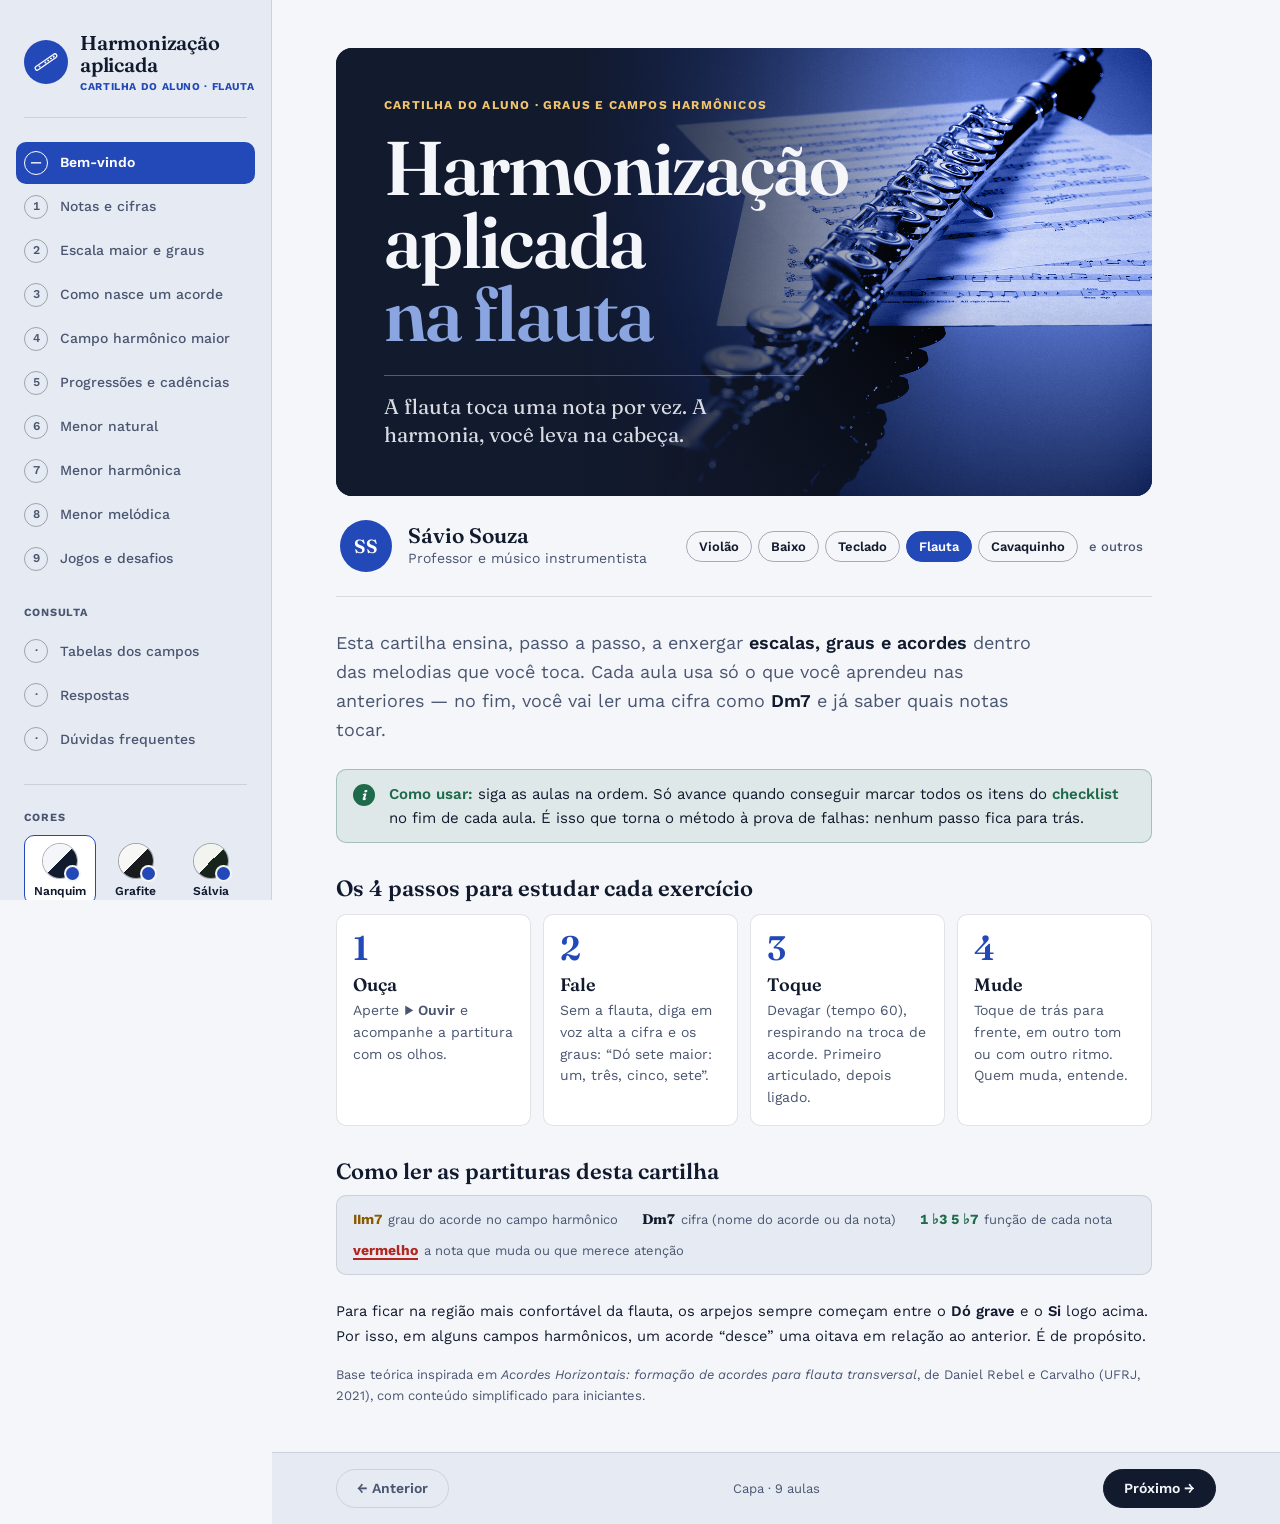
<file: index.html>
<!DOCTYPE html>
<html lang="pt-BR" data-instrumento="flauta">
<head>
<meta charset="UTF-8">
<meta name="viewport" content="width=device-width, initial-scale=1.0">
<meta name="color-scheme" content="light dark">
<title>Harmonização aplicada para Flauta — Cartilha do Aluno</title>
<meta name="description" content="Cartilha do aluno de flauta transversal: nome das notas e cifras, escala maior e graus, formação de acordes, campo harmônico maior e campos menores (natural, harmônico e melódico), com exercícios em partitura, áudio e jogos.">
<meta name="theme-color" content="#ECE3D2" media="(prefers-color-scheme: light)">
<meta name="theme-color" content="#0F0C09" media="(prefers-color-scheme: dark)">
<link rel="preconnect" href="https://fonts.googleapis.com">
<link rel="preconnect" href="https://fonts.gstatic.com" crossorigin>
<link href="https://fonts.googleapis.com/css2?family=Fraunces:opsz,wght@9..144,400;9..144,500;9..144,600;9..144,700&family=Work+Sans:wght@400;500;600;700&display=swap" rel="stylesheet">
<!-- Desenho da pauta quando o aluno muda de tom (vendorizado: nada de CDN, funciona offline).
     TRANSPOSE_DATA vem de partituras/transpose_data.js, gerado por ferramentas/montar.py
     a partir da teoria em ferramentas/transpose.py — sem depender do LilyPond. -->
<script src="vexflow.min.js"></script>
<script src="partituras/transpose_data.js"></script>
<style>
/* Graus e Campos — gerado de tokens.json (não edite à mão) */
:root{
  --space-1: 4px;
  --space-2: 8px;
  --space-3: 12px;
  --space-4: 16px;
  --space-5: 24px;
  --space-6: 32px;
  --space-7: 48px;
  --space-8: 64px;
  --radius-sm: 6px;
  --radius-md: 10px;
  --radius-lg: 16px;
  --radius-pill: 999px;
  --font-display: "Fraunces", Georgia, "Times New Roman", serif;
  --font-texto: "Work Sans", -apple-system, "Segoe UI", sans-serif;
  --acento: var(--inst-flauta);
}
:root, [data-paleta="nanquim"]{
  --papel: #f4f6fa;
  --papel-fundo: #e6ebf3;
  --folha: #ffffff;
  --tinta: #121a2e;
  --tinta-suave: #4a5670;
  --tinta-fraca: #626e86;
  --linha: #121a2e1f;
  --linha-forte: #121a2e57;
  --bloco: #121a2e;
  --bloco-tinta: #f4f6fa;
  --bloco-realce: #f2c46b;
  --musica-romano: #8a5a00;
  --musica-cifra: var(--tinta);
  --musica-grau: #1f6a4a;
  --musica-destaque: #b3261e;
  --pauta-papel: #ffffff;
  --pauta-tinta: #161b26;
  --pauta-tinta-suave: #4a5670;
  --pauta-romano: #9a6a1c;
  --pauta-cifra: #161b26;
  --pauta-grau: #1f6a4a;
  --pauta-destaque: #b3261e;
  --inst-flauta: #2348b8;
  --inst-violao: #8a3a22;
  --inst-teclado: #7a2e64;
  --inst-canto: #1d5f7a;
  --inst-percussao: #3d3f44;
  --sobre-acento: #ffffff;
  --foco: #8a5a00;
  --sombra-folha: 0 1px 0 rgba(20,24,36,0.05), 0 12px 28px -20px rgba(20,24,36,0.35);
  --sombra-nenhuma: none;
}
[data-paleta="grafite"]{
  --papel: #f7f7f5;
  --papel-fundo: #ececea;
  --folha: #ffffff;
  --tinta: #1a1b1e;
  --tinta-suave: #52545a;
  --tinta-fraca: #6b6d73;
  --linha: #1a1b1e1f;
  --linha-forte: #1a1b1e57;
  --bloco: #1a1b1e;
  --bloco-tinta: #f7f7f5;
  --bloco-realce: #7fd8c4;
  --musica-romano: #8a5a00;
  --musica-cifra: var(--tinta);
  --musica-grau: #1f6a4a;
  --musica-destaque: #b3261e;
  --pauta-papel: #ffffff;
  --pauta-tinta: #161b26;
  --pauta-tinta-suave: #4a5670;
  --pauta-romano: #9a6a1c;
  --pauta-cifra: #161b26;
  --pauta-grau: #1f6a4a;
  --pauta-destaque: #b3261e;
  --inst-flauta: #0f6b66;
  --inst-violao: #8a3a22;
  --inst-teclado: #7a2e64;
  --inst-canto: #1d5f7a;
  --inst-percussao: #3d3f44;
  --sobre-acento: #ffffff;
  --foco: #8a5a00;
  --sombra-folha: 0 1px 0 rgba(20,24,36,0.05), 0 12px 28px -20px rgba(20,24,36,0.35);
  --sombra-nenhuma: none;
}
[data-paleta="salvia"]{
  --papel: #f2f5ef;
  --papel-fundo: #e3eadd;
  --folha: #fcfdfb;
  --tinta: #16241c;
  --tinta-suave: #4a5a50;
  --tinta-fraca: #62716a;
  --linha: #16241c1f;
  --linha-forte: #16241c57;
  --bloco: #1d3a2c;
  --bloco-tinta: #f2f5ef;
  --bloco-realce: #f0c66a;
  --musica-romano: #8a5a00;
  --musica-cifra: var(--tinta);
  --musica-grau: #1f6a4a;
  --musica-destaque: #b3261e;
  --pauta-papel: #ffffff;
  --pauta-tinta: #161b26;
  --pauta-tinta-suave: #4a5670;
  --pauta-romano: #9a6a1c;
  --pauta-cifra: #161b26;
  --pauta-grau: #1f6a4a;
  --pauta-destaque: #b3261e;
  --inst-flauta: #2d4e9a;
  --inst-violao: #8a3a22;
  --inst-teclado: #7a2e64;
  --inst-canto: #1d5f7a;
  --inst-percussao: #3d3f44;
  --sobre-acento: #ffffff;
  --foco: #8a5a00;
  --sombra-folha: 0 1px 0 rgba(20,24,36,0.05), 0 12px 28px -20px rgba(20,24,36,0.35);
  --sombra-nenhuma: none;
}
@media (prefers-color-scheme: dark){
:root:not([data-tema="claro"]), [data-paleta="nanquim"]:not([data-tema="claro"]){
  --papel: #0d1322;
  --papel-fundo: #080c17;
  --folha: #151d31;
  --tinta: #edf1f8;
  --tinta-suave: #b3bed3;
  --tinta-fraca: #8c98ae;
  --linha: #edf1f81f;
  --linha-forte: #edf1f84d;
  --bloco: #1e2840;
  --bloco-tinta: #edf1f8;
  --bloco-realce: #f2c46b;
  --musica-romano: #f2c46b;
  --musica-cifra: var(--tinta);
  --musica-grau: #86cfa6;
  --musica-destaque: #ff8a7a;
  --pauta-papel: #ffffff;
  --pauta-tinta: #161b26;
  --pauta-tinta-suave: #4a5670;
  --pauta-romano: #9a6a1c;
  --pauta-cifra: #161b26;
  --pauta-grau: #1f6a4a;
  --pauta-destaque: #b3261e;
  --inst-flauta: #9db4ff;
  --inst-violao: #eaa58c;
  --inst-teclado: #dca6cc;
  --inst-canto: #8fcbe6;
  --inst-percussao: #d2d3d6;
  --sobre-acento: #0d1322;
  --foco: #f2c46b;
  --sombra-folha: 0 1px 0 rgba(0,0,0,0.35), 0 14px 30px -18px rgba(0,0,0,0.85);
  --sombra-nenhuma: none;
}
[data-paleta="grafite"]:not([data-tema="claro"]){
  --papel: #121314;
  --papel-fundo: #0b0b0c;
  --folha: #1c1d1f;
  --tinta: #ededec;
  --tinta-suave: #b4b5b8;
  --tinta-fraca: #8e9095;
  --linha: #ededec1f;
  --linha-forte: #ededec4d;
  --bloco: #26282b;
  --bloco-tinta: #ededec;
  --bloco-realce: #7fd8c4;
  --musica-romano: #f2c46b;
  --musica-cifra: var(--tinta);
  --musica-grau: #86cfa6;
  --musica-destaque: #ff8a7a;
  --pauta-papel: #ffffff;
  --pauta-tinta: #161b26;
  --pauta-tinta-suave: #4a5670;
  --pauta-romano: #9a6a1c;
  --pauta-cifra: #161b26;
  --pauta-grau: #1f6a4a;
  --pauta-destaque: #b3261e;
  --inst-flauta: #6fd3c8;
  --inst-violao: #eaa58c;
  --inst-teclado: #dca6cc;
  --inst-canto: #8fcbe6;
  --inst-percussao: #d2d3d6;
  --sobre-acento: #121314;
  --foco: #f2c46b;
  --sombra-folha: 0 1px 0 rgba(0,0,0,0.35), 0 14px 30px -18px rgba(0,0,0,0.85);
  --sombra-nenhuma: none;
}
[data-paleta="salvia"]:not([data-tema="claro"]){
  --papel: #101612;
  --papel-fundo: #0a0f0c;
  --folha: #18211b;
  --tinta: #e9efe9;
  --tinta-suave: #adbcb1;
  --tinta-fraca: #8b9a90;
  --linha: #e9efe91f;
  --linha-forte: #e9efe94d;
  --bloco: #223328;
  --bloco-tinta: #e9efe9;
  --bloco-realce: #f0c66a;
  --musica-romano: #f2c46b;
  --musica-cifra: var(--tinta);
  --musica-grau: #86cfa6;
  --musica-destaque: #ff8a7a;
  --pauta-papel: #ffffff;
  --pauta-tinta: #161b26;
  --pauta-tinta-suave: #4a5670;
  --pauta-romano: #9a6a1c;
  --pauta-cifra: #161b26;
  --pauta-grau: #1f6a4a;
  --pauta-destaque: #b3261e;
  --inst-flauta: #a9bff0;
  --inst-violao: #eaa58c;
  --inst-teclado: #dca6cc;
  --inst-canto: #8fcbe6;
  --inst-percussao: #d2d3d6;
  --sobre-acento: #101612;
  --foco: #f2c46b;
  --sombra-folha: 0 1px 0 rgba(0,0,0,0.35), 0 14px 30px -18px rgba(0,0,0,0.85);
  --sombra-nenhuma: none;
}
}
:root[data-tema="escuro"], [data-paleta="nanquim"][data-tema="escuro"]{
  --papel: #0d1322;
  --papel-fundo: #080c17;
  --folha: #151d31;
  --tinta: #edf1f8;
  --tinta-suave: #b3bed3;
  --tinta-fraca: #8c98ae;
  --linha: #edf1f81f;
  --linha-forte: #edf1f84d;
  --bloco: #1e2840;
  --bloco-tinta: #edf1f8;
  --bloco-realce: #f2c46b;
  --musica-romano: #f2c46b;
  --musica-cifra: var(--tinta);
  --musica-grau: #86cfa6;
  --musica-destaque: #ff8a7a;
  --pauta-papel: #ffffff;
  --pauta-tinta: #161b26;
  --pauta-tinta-suave: #4a5670;
  --pauta-romano: #9a6a1c;
  --pauta-cifra: #161b26;
  --pauta-grau: #1f6a4a;
  --pauta-destaque: #b3261e;
  --inst-flauta: #9db4ff;
  --inst-violao: #eaa58c;
  --inst-teclado: #dca6cc;
  --inst-canto: #8fcbe6;
  --inst-percussao: #d2d3d6;
  --sobre-acento: #0d1322;
  --foco: #f2c46b;
  --sombra-folha: 0 1px 0 rgba(0,0,0,0.35), 0 14px 30px -18px rgba(0,0,0,0.85);
  --sombra-nenhuma: none;
}
[data-paleta="grafite"][data-tema="escuro"]{
  --papel: #121314;
  --papel-fundo: #0b0b0c;
  --folha: #1c1d1f;
  --tinta: #ededec;
  --tinta-suave: #b4b5b8;
  --tinta-fraca: #8e9095;
  --linha: #ededec1f;
  --linha-forte: #ededec4d;
  --bloco: #26282b;
  --bloco-tinta: #ededec;
  --bloco-realce: #7fd8c4;
  --musica-romano: #f2c46b;
  --musica-cifra: var(--tinta);
  --musica-grau: #86cfa6;
  --musica-destaque: #ff8a7a;
  --pauta-papel: #ffffff;
  --pauta-tinta: #161b26;
  --pauta-tinta-suave: #4a5670;
  --pauta-romano: #9a6a1c;
  --pauta-cifra: #161b26;
  --pauta-grau: #1f6a4a;
  --pauta-destaque: #b3261e;
  --inst-flauta: #6fd3c8;
  --inst-violao: #eaa58c;
  --inst-teclado: #dca6cc;
  --inst-canto: #8fcbe6;
  --inst-percussao: #d2d3d6;
  --sobre-acento: #121314;
  --foco: #f2c46b;
  --sombra-folha: 0 1px 0 rgba(0,0,0,0.35), 0 14px 30px -18px rgba(0,0,0,0.85);
  --sombra-nenhuma: none;
}
[data-paleta="salvia"][data-tema="escuro"]{
  --papel: #101612;
  --papel-fundo: #0a0f0c;
  --folha: #18211b;
  --tinta: #e9efe9;
  --tinta-suave: #adbcb1;
  --tinta-fraca: #8b9a90;
  --linha: #e9efe91f;
  --linha-forte: #e9efe94d;
  --bloco: #223328;
  --bloco-tinta: #e9efe9;
  --bloco-realce: #f0c66a;
  --musica-romano: #f2c46b;
  --musica-cifra: var(--tinta);
  --musica-grau: #86cfa6;
  --musica-destaque: #ff8a7a;
  --pauta-papel: #ffffff;
  --pauta-tinta: #161b26;
  --pauta-tinta-suave: #4a5670;
  --pauta-romano: #9a6a1c;
  --pauta-cifra: #161b26;
  --pauta-grau: #1f6a4a;
  --pauta-destaque: #b3261e;
  --inst-flauta: #a9bff0;
  --inst-violao: #eaa58c;
  --inst-teclado: #dca6cc;
  --inst-canto: #8fcbe6;
  --inst-percussao: #d2d3d6;
  --sobre-acento: #101612;
  --foco: #f2c46b;
  --sombra-folha: 0 1px 0 rgba(0,0,0,0.35), 0 14px 30px -18px rgba(0,0,0,0.85);
  --sombra-nenhuma: none;
}

/* =====================================================================
   Graus e Campos — folha de estilo do método (todas as cartilhas)
   Usa só as variáveis de tokens.css. Para trocar de instrumento basta
   <html data-instrumento="violao"> (flauta | violao | teclado | canto | percussao).
   Também funciona num trecho da página: <div data-instrumento="teclado">.
   ===================================================================== */

/* ---------- Instrumento: escolhe a cor de acento ---------- */
[data-instrumento="flauta"]    { --acento: var(--inst-flauta); }
[data-instrumento="violao"]    { --acento: var(--inst-violao); }
[data-instrumento="teclado"]   { --acento: var(--inst-teclado); }
[data-instrumento="canto"]     { --acento: var(--inst-canto); }
[data-instrumento="percussao"] { --acento: var(--inst-percussao); }

/* tons derivados do acento (calculados, não são tokens) — recalculados
   em qualquer elemento com data-instrumento */
:root, [data-instrumento]{
  --acento-suave: color-mix(in srgb, var(--acento) 12%, var(--papel));
  --acento-leve:  color-mix(in srgb, var(--acento) 7%, transparent);
  --grau-suave:   color-mix(in srgb, var(--musica-grau) 10%, var(--papel));
  --grau-borda:   color-mix(in srgb, var(--musica-grau) 32%, transparent);
  --destaque-suave: color-mix(in srgb, var(--musica-destaque) 9%, var(--papel));
  --destaque-borda: color-mix(in srgb, var(--musica-destaque) 32%, transparent);
  --largura-texto: 64ch;
}

/* ---------- Base ---------- */
*{ box-sizing:border-box; }
html,body{ margin:0; padding:0; }
body{
  background:var(--papel);
  color:var(--tinta);
  font-family:var(--font-texto);
  font-size:16px;
  line-height:1.65;
  -webkit-font-smoothing:antialiased;
  text-rendering:optimizeLegibility;
}
h1,h2,h3,h4{
  font-family:var(--font-display); font-optical-sizing:auto;
  color:var(--tinta); font-weight:600; margin:0 0 .45em; text-wrap:balance;
}
h2{ font-size:clamp(28px, 4.2vw, 36px); line-height:1.1; letter-spacing:-0.015em; }
h3{ font-size:22px; line-height:1.25; margin-top:var(--space-6); }
h4{ font-size:18px; line-height:1.3; }
p{ margin:0 0 1em; }
b,strong{ font-weight:600; }
a{ color:var(--acento); text-underline-offset:3px; text-decoration-thickness:1px; }
a:hover{ text-decoration-thickness:2px; }
:focus-visible{ outline:2px solid var(--foco); outline-offset:2px; border-radius:4px; }
::selection{ background:var(--acento-suave); color:var(--tinta); }

/* ---------- Estrutura ---------- */
.shell{ display:grid; grid-template-columns:272px minmax(0,1fr); min-height:100vh; }
@media (max-width:860px){ .shell{ grid-template-columns:1fr; } }

/* ---------- Barra lateral ---------- */
.sidebar{
  background:var(--papel-fundo); color:var(--tinta);
  padding:var(--space-6) var(--space-4) var(--space-4);
  position:sticky; top:0; height:100vh; overflow-y:auto;
  border-right:1px solid var(--linha);
}
@media (max-width:860px){
  .sidebar{ position:static; height:auto; padding:var(--space-4); border-right:none; border-bottom:1px solid var(--linha); }
}
.brand{
  display:flex; align-items:center; gap:var(--space-3);
  margin:0 var(--space-2) var(--space-5); padding-bottom:var(--space-5);
  border-bottom:1px solid var(--linha);
}
@media (max-width:860px){ .brand{ margin-bottom:var(--space-3); padding-bottom:var(--space-3); } }
.brand .marca{
  width:44px; height:44px; flex-shrink:0; border-radius:var(--radius-pill);
  background:var(--acento); color:var(--sobre-acento);
  display:grid; place-items:center;
}
.brand .marca svg{ width:30px; height:30px; display:block; }
.brand > svg{ width:40px; height:40px; flex-shrink:0; color:var(--acento); }
.brand .t{ font-family:var(--font-display); font-size:20px; font-weight:600; line-height:1.1; color:var(--tinta); letter-spacing:-0.01em; }
.brand .t small{
  display:block; margin-top:5px;
  font-family:var(--font-texto); font-size:10.5px; font-weight:700; letter-spacing:.06em; text-transform:uppercase;
  color:var(--acento); white-space:nowrap;
}

nav.chapters{ margin:0; padding:0; }
.chap-btn{
  display:flex; align-items:center; gap:var(--space-3);
  width:100%; text-align:left; margin-bottom:2px;
  background:none; border:none; cursor:pointer;
  color:var(--tinta-suave);
  font-family:var(--font-texto); font-size:14px; font-weight:500; line-height:1.3;
  padding:9px var(--space-2); border-radius:var(--radius-md);
  transition:background .15s ease, color .15s ease;
}
.chap-btn .num{
  display:inline-flex; align-items:center; justify-content:center; flex-shrink:0;
  width:24px; height:24px; border-radius:var(--radius-pill);
  border:1px solid var(--linha-forte);
  font-size:12px; font-weight:600; font-variant-numeric:tabular-nums;
  transition:inherit;
}
.chap-btn:hover{ background:var(--acento-leve); color:var(--tinta); }
.chap-btn.seen .num{ background:var(--acento-suave); border-color:var(--acento); color:var(--acento); }
.chap-btn.active{ background:var(--acento); color:var(--sobre-acento); font-weight:600; }
.chap-btn.active .num{ background:transparent; border-color:var(--sobre-acento); color:var(--sobre-acento); }
.chap-group{
  font-size:11px; font-weight:700; letter-spacing:.08em; text-transform:uppercase;
  color:var(--tinta-suave); margin:var(--space-5) var(--space-2) var(--space-2);
}
@media (max-width:860px){
  nav.chapters{ display:flex; overflow-x:auto; gap:var(--space-1); padding-bottom:var(--space-1); -webkit-overflow-scrolling:touch; scrollbar-width:thin; }
  .chap-btn{ white-space:nowrap; width:auto; margin:0; }
  .chap-group{ display:none; }
}

.side-actions{
  margin:var(--space-5) var(--space-2) 0; padding-top:var(--space-5);
  border-top:1px solid var(--linha);
  display:flex; flex-direction:column; gap:var(--space-3);
}
.side-btn{
  display:inline-flex; align-items:center; justify-content:center; gap:var(--space-2);
  background:transparent; border:1px solid var(--linha-forte); color:var(--tinta);
  font-family:var(--font-texto); font-size:13px; font-weight:600; white-space:nowrap;
  padding:9px var(--space-4); border-radius:var(--radius-pill); cursor:pointer;
  text-decoration:none;
  transition:background .15s ease, color .15s ease, border-color .15s ease;
}
.side-btn:hover{ background:var(--tinta); color:var(--papel); border-color:var(--tinta); }
.side-hint{ font-size:12px; color:var(--tinta-suave); text-align:center; line-height:1.6; margin:0; }
.side-hint kbd{
  font-family:var(--font-texto); font-size:11px; font-weight:600;
  border:1px solid var(--linha-forte); border-bottom-width:2px; border-radius:4px; padding:0 5px; margin:0 1px;
  background:var(--folha);
}
@media (max-width:860px){
  .side-actions{ flex-direction:row; align-items:center; margin:var(--space-3) 0 0; padding-top:var(--space-3); }
  .side-hint{ display:none; }
}

/* ---------- Conteúdo ---------- */
main{ padding:0; display:flex; flex-direction:column; min-width:0; background:var(--papel); color:var(--tinta); }
.content-scroll{ flex:1; width:100%; max-width:944px; padding:var(--space-7) 64px var(--space-6); }
@media (max-width:860px){ .content-scroll{ padding:var(--space-5) var(--space-4) var(--space-5); } }

.eyebrow{
  display:inline-flex; align-items:center; gap:var(--space-2);
  font-size:12px; font-weight:700; letter-spacing:.08em; text-transform:uppercase;
  color:var(--acento); margin-bottom:var(--space-3);
}
.eyebrow::before{
  content:""; width:22px; height:9px; flex-shrink:0;
  background:repeating-linear-gradient(to bottom, currentColor 0 1px, transparent 1px 4px);
  opacity:.7;
}
.chapter{ display:none; animation:entra .35s ease; }
.chapter.active{ display:block; }
@keyframes entra{ from{ opacity:0; transform:translateY(6px); } to{ opacity:1; transform:none; } }
@media (prefers-reduced-motion:reduce){ .chapter{ animation:none; } }

.lead{ font-size:18px; line-height:1.6; color:var(--tinta-suave); max-width:var(--largura-texto); }
.lead b{ color:var(--tinta); }
.divider{ height:1px; background:var(--linha); margin:var(--space-6) 0; border:none; }

/* cartões */
.card{
  background:var(--folha); border:1px solid var(--linha);
  border-radius:var(--radius-md); padding:var(--space-5); box-shadow:var(--sombra-folha);
}
.card h4{ margin-bottom:var(--space-1); }
.card p{ font-size:15px; color:var(--tinta-suave); }
.card p:last-child{ margin-bottom:0; }
.grid-2{ display:grid; grid-template-columns:1fr 1fr; gap:var(--space-4); margin:var(--space-4) 0; }
.grid-3{ display:grid; grid-template-columns:repeat(3,1fr); gap:var(--space-4); margin:var(--space-4) 0; }
@media (max-width:760px){ .grid-2,.grid-3{ grid-template-columns:1fr; } }

/* avisos: dica (sálvia) e atenção (vermelhão) — o ícone e a palavra
   em negrito carregam o sentido, não só a cor */
.tip,.warn{
  position:relative; margin:var(--space-5) 0;
  padding:var(--space-3) var(--space-4) var(--space-3) 52px;
  border-radius:var(--radius-md); font-size:15px; line-height:1.6;
}
.tip::before,.warn::before{
  position:absolute; left:var(--space-4); top:14px;
  width:22px; height:22px; border-radius:var(--radius-pill);
  display:grid; place-items:center;
  font-family:var(--font-display); font-size:14px; font-weight:700; line-height:1;
  color:var(--papel);
}
.tip{ background:var(--grau-suave); border:1px solid var(--grau-borda); }
.tip::before{ content:"i"; background:var(--musica-grau); font-style:italic; }
.tip b{ color:var(--musica-grau); }
.warn{ background:var(--destaque-suave); border:1px solid var(--destaque-borda); }
.warn::before{ content:"!"; background:var(--musica-destaque); }
.warn b{ color:var(--musica-destaque); }

/* ideia-chave da aula — o único bloco invertido */
.key-idea{
  position:relative; overflow:hidden;
  background:var(--bloco); color:var(--bloco-tinta);
  border-radius:var(--radius-lg); padding:var(--space-5) var(--space-5) var(--space-5);
  margin:var(--space-5) 0;
}
.key-idea::after{ /* cinco linhas da pauta, discretas, no canto */
  content:""; position:absolute; right:-10px; top:18px; width:38%; height:33px;
  background:repeating-linear-gradient(to bottom, var(--bloco-realce) 0 1px, transparent 1px 8px);
  opacity:.16; pointer-events:none;
}
.key-idea .lbl{ font-size:11px; font-weight:700; letter-spacing:.1em; text-transform:uppercase; color:var(--bloco-realce); margin-bottom:var(--space-2); position:relative; }
.key-idea p{ margin:0; font-family:var(--font-display); font-optical-sizing:auto; font-size:21px; font-weight:400; line-height:1.38; max-width:56ch; position:relative; }
.key-idea b{ color:var(--bloco-realce); font-weight:600; }

/* legenda das cores da partitura */
.key-bar{
  display:flex; flex-wrap:wrap; align-items:center; gap:var(--space-2) var(--space-5);
  background:var(--papel-fundo); border:1px solid var(--linha);
  border-radius:var(--radius-md); padding:var(--space-3) var(--space-4); margin:0 0 var(--space-5);
  font-size:13px; color:var(--tinta-suave);
}
.key-bar b{ color:var(--tinta); }
.key-bar span{ display:inline-flex; align-items:center; gap:6px; }
.sw{ font-weight:700; font-size:14px; font-variant-numeric:tabular-nums; }
.sw.roman{ color:var(--musica-romano); }
.sw.cifra{ color:var(--musica-cifra); font-family:var(--font-display); }
.sw.grau{ color:var(--musica-grau); }
.sw.hi{ color:var(--musica-destaque); text-decoration:underline 2px; text-underline-offset:3px; }

/* fichas do campo harmônico */
.chips{ display:flex; flex-wrap:wrap; gap:var(--space-2); margin:var(--space-3) 0 var(--space-4); }
.chip{
  display:flex; flex-direction:column; align-items:center; justify-content:center; gap:2px;
  min-width:72px; padding:var(--space-2) var(--space-3) 7px;
  background:var(--folha); border:1px solid var(--linha); border-radius:var(--radius-sm);
  box-shadow:0 1px 0 var(--linha);
}
.chip .r{ font-size:12px; font-weight:700; color:var(--musica-romano); font-variant-numeric:tabular-nums; }
.chip .c{ font-family:var(--font-display); font-optical-sizing:auto; font-weight:600; font-size:19px; color:var(--musica-cifra); line-height:1.15; white-space:nowrap; }
.chip .g{ font-size:11px; font-weight:600; letter-spacing:.06em; color:var(--musica-grau); }
.chip.changed{ border-color:var(--musica-destaque); box-shadow:inset 0 -3px 0 var(--musica-destaque); }
.chip.changed .c{ color:var(--musica-destaque); }
@media (max-width:520px){ .chip{ min-width:calc(25% - 6px); padding-inline:var(--space-1); } .chip .c{ font-size:17px; } }

/* partituras: o cartão segue o tema; a folha da partitura é sempre clara
   (o SVG do LilyPond e o desenho do VexFlow têm tinta fixa) */
figure.pauta{
  margin:var(--space-5) 0; padding:var(--space-4) var(--space-5) var(--space-4);
  background:var(--folha); border:1px solid var(--linha); border-radius:var(--radius-md);
  box-shadow:var(--sombra-folha);
}
figure.pauta figcaption{ margin-bottom:var(--space-3); }
.ex-tag{
  display:inline-block; vertical-align:2px; margin-right:var(--space-2);
  font-size:11px; font-weight:700; letter-spacing:.04em; font-variant-numeric:tabular-nums;
  color:var(--sobre-acento); background:var(--acento);
  border-radius:var(--radius-pill); padding:3px 10px;
}
.ex-title{ font-family:var(--font-display); font-optical-sizing:auto; font-weight:600; color:var(--tinta); font-size:18px; }
.ex-how{ display:block; font-size:14px; color:var(--tinta-suave); margin-top:var(--space-1); max-width:var(--largura-texto); }
figure.pauta picture{ display:block; background:var(--pauta-papel); border-radius:var(--radius-sm); padding:var(--space-2) var(--space-2) var(--space-1); }
figure.pauta img{ display:block; max-width:100%; height:auto; margin:0; }
.vf-wrap{ display:block; background:var(--pauta-papel); border-radius:var(--radius-sm); padding:var(--space-2) var(--space-2) var(--space-1); }
/* !important: o VexFlow põe style="width:…" inline no <svg> ao redimensionar */
.vf-wrap svg{ display:block; width:100% !important; height:auto !important; }
.play-row{ display:flex; flex-wrap:wrap; align-items:center; gap:var(--space-2) var(--space-3); margin-top:var(--space-3); }
.play-btn{
  display:inline-flex; align-items:center; gap:6px;
  background:var(--acento); color:var(--sobre-acento); border:1px solid var(--acento);
  padding:8px 18px; border-radius:var(--radius-pill); cursor:pointer;
  font-family:var(--font-texto); font-weight:600; font-size:14px; line-height:1.2;
  transition:filter .15s ease, background .15s ease;
}
.play-btn:hover{ filter:brightness(1.12); }
.play-btn.playing{ background:var(--musica-destaque); border-color:var(--musica-destaque); color:var(--papel); }
.play-btn.ghost{ background:transparent; color:var(--tinta); border-color:var(--linha-forte); }
.play-btn.ghost:hover{ background:var(--acento-leve); filter:none; }
.tempo{ font-size:13px; color:var(--tinta-suave); display:inline-flex; align-items:center; gap:6px; }
.tempo input[type=checkbox]{ accent-color:var(--acento); width:16px; height:16px; margin:0; }
.tempo select, .game select{
  font-family:var(--font-texto); font-size:13px; color:var(--tinta);
  background:var(--folha); border:1px solid var(--linha-forte); border-radius:var(--radius-pill);
  padding:5px 12px; cursor:pointer;
}

/* os 4 passos de estudo */
.steps{ list-style:none; margin:var(--space-3) 0 0; padding:0; display:grid; grid-template-columns:repeat(4,1fr); gap:var(--space-3); counter-reset:none; }
.steps li{ background:var(--folha); border:1px solid var(--linha); border-radius:var(--radius-md); padding:var(--space-4) var(--space-4) var(--space-4); }
.steps .n{ font-family:var(--font-display); font-optical-sizing:auto; font-weight:600; font-size:34px; color:var(--acento); line-height:1; font-variant-numeric:lining-nums; }
.steps h4{ margin:var(--space-2) 0 var(--space-1); font-size:18px; }
.steps p{ margin:0; font-size:14px; line-height:1.55; color:var(--tinta-suave); }
@media (max-width:760px){ .steps{ grid-template-columns:1fr 1fr; } }

/* lista de exercícios em texto */
.ex-list{ list-style:none; margin:0; padding:0; }
.ex-list li{ display:flex; gap:var(--space-4); padding:var(--space-4) 0; border-bottom:1px solid var(--linha); }
.ex-list li:last-child{ border-bottom:none; }
.ex-list .n{
  flex-shrink:0; width:32px; height:32px; border-radius:var(--radius-pill);
  background:var(--bloco); color:var(--bloco-tinta);
  display:flex; align-items:center; justify-content:center;
  font-family:var(--font-display); font-weight:600; font-size:15px;
}
.ex-list h4{ margin:2px 0 var(--space-1); font-size:17px; }
.ex-list p{ margin:0; font-size:15px; color:var(--tinta-suave); }

/* tabelas */
.table-scroll{ overflow-x:auto; -webkit-overflow-scrolling:touch; margin:var(--space-3) 0 var(--space-5); border:1px solid var(--linha); border-radius:var(--radius-md); background:var(--folha); }
table.campo{ border-collapse:collapse; width:100%; font-size:14px; min-width:620px; font-variant-numeric:tabular-nums; }
table.campo th, table.campo td{ padding:9px 10px; border-bottom:1px solid var(--linha); text-align:center; white-space:nowrap; }
table.campo thead th{ background:var(--papel-fundo); color:var(--musica-romano); font-size:12px; font-weight:700; letter-spacing:.02em; }
table.campo tbody th{ text-align:left; font-family:var(--font-display); color:var(--tinta); font-weight:600; font-size:15px; padding-left:var(--space-4); }
table.campo tbody td{ color:var(--musica-cifra); }
table.campo tbody tr:hover td, table.campo tbody tr:hover th{ background:var(--acento-leve); }
table.campo tbody tr:last-child td, table.campo tbody tr:last-child th{ border-bottom:none; }
table.campo tr.easy th::after{ content:"●"; color:var(--musica-grau); font-size:9px; margin-left:6px; vertical-align:2px; }
table.campo td.hl{ color:var(--musica-destaque); font-weight:700; text-decoration:underline 2px; text-underline-offset:3px; }
table.simple{ border-collapse:collapse; width:100%; font-size:15px; }
table.simple th, table.simple td{ padding:10px 12px; border-bottom:1px solid var(--linha); text-align:left; vertical-align:top; }
table.simple thead th{ background:var(--papel-fundo); color:var(--tinta); font-size:12px; font-weight:700; letter-spacing:.06em; text-transform:uppercase; }
table.simple tbody tr:last-child td{ border-bottom:none; }

/* teste rápido */
.quiz{ list-style:none; margin:0; padding:0; counter-reset:q; }
.quiz li{ counter-increment:q; padding:var(--space-3) 0; border-bottom:1px solid var(--linha); font-size:15px; }
.quiz li:last-child{ border-bottom:none; }
.quiz li::before{ content:counter(q) "."; display:inline-block; min-width:1.6em; font-family:var(--font-display); font-weight:600; color:var(--acento); }
.quiz details{ display:inline; }
.quiz summary{
  display:inline-block; cursor:pointer; list-style:none; margin-left:var(--space-2);
  font-size:12px; font-weight:600; color:var(--musica-grau);
  border:1px solid var(--grau-borda); border-radius:var(--radius-pill); padding:2px 10px;
  transition:background .15s ease;
}
.quiz summary:hover{ background:var(--grau-suave); }
.quiz summary::-webkit-details-marker{ display:none; }
.quiz details[open] summary{ background:var(--musica-grau); color:var(--papel); border-color:var(--musica-grau); }
.quiz .ans{ display:block; margin:var(--space-2) 0 0 1.6em; color:var(--musica-grau); font-weight:600; }

/* checklist da aula */
.checklist{ list-style:none; margin:0; padding:0; }
.checklist li{ padding:5px 0; }
.checklist label{ display:flex; gap:var(--space-3); align-items:flex-start; cursor:pointer; font-size:15px; }
.checklist input{ width:20px; height:20px; margin:1px 0 0; accent-color:var(--acento); flex-shrink:0; cursor:pointer; }
.checklist input:checked + *, .checklist label:has(input:checked){ color:var(--tinta-suave); }
.check-progress{ font-size:13px; color:var(--tinta-suave); margin-top:var(--space-2); font-variant-numeric:tabular-nums; }

/* jogos */
.game{
  background:var(--folha); border:1px solid var(--linha); border-radius:var(--radius-lg);
  padding:var(--space-5); margin:var(--space-5) 0; box-shadow:var(--sombra-folha);
}
.game h4{ margin:0 0 var(--space-1); font-size:19px; }
.game p.how{ font-size:15px; color:var(--tinta-suave); margin:0 0 var(--space-3); max-width:var(--largura-texto); }
.game .controls{ display:flex; flex-wrap:wrap; gap:var(--space-2); align-items:center; }
.game .out{
  margin-top:var(--space-4); min-height:72px; display:flex; flex-wrap:wrap; align-items:center; gap:var(--space-3);
  padding:var(--space-3) var(--space-4); border-radius:var(--radius-md); background:var(--papel);
  font-family:var(--font-display); font-optical-sizing:auto; font-size:30px; color:var(--tinta); font-weight:600;
}
.game .out:empty{ display:none; }
.game .out .small{ font-family:var(--font-texto); font-size:15px; color:var(--tinta-suave); font-weight:500; }
.game .reveal{ font-family:var(--font-texto); font-size:16px; color:var(--musica-grau); font-weight:600; }
.game .score-line{ font-size:13px; color:var(--tinta-suave); margin-top:var(--space-2); font-variant-numeric:tabular-nums; }
.answer-btns{ display:flex; flex-wrap:wrap; gap:var(--space-2); margin-top:var(--space-3); }
.answer-btns button{
  font-family:var(--font-texto); font-size:14px; font-weight:600; color:var(--tinta);
  background:var(--folha); border:1px solid var(--linha-forte); border-radius:var(--radius-pill);
  padding:7px 14px; cursor:pointer; transition:background .15s ease;
}
.answer-btns button:hover{ background:var(--acento-leve); }
.answer-btns button.ok{ background:var(--musica-grau); color:var(--papel); border-color:var(--musica-grau); }
.answer-btns button.no{ background:var(--musica-destaque); color:var(--papel); border-color:var(--musica-destaque); text-decoration:line-through; }

/* dúvidas frequentes */
details.faq{ border-bottom:1px solid var(--linha); padding:var(--space-4) 0; }
details.faq summary{
  cursor:pointer; list-style:none;
  font-family:var(--font-display); font-optical-sizing:auto; font-weight:600; font-size:18px; color:var(--tinta);
  display:flex; align-items:center; justify-content:space-between; gap:var(--space-3);
}
details.faq summary::-webkit-details-marker{ display:none; }
details.faq summary::after{
  content:"+"; flex-shrink:0; width:28px; height:28px; border-radius:var(--radius-pill);
  display:grid; place-items:center; border:1px solid var(--linha-forte);
  font-family:var(--font-texto); font-size:18px; font-weight:400; color:var(--acento);
}
details.faq[open] summary::after{ content:"–"; background:var(--acento); color:var(--sobre-acento); border-color:var(--acento); }
details.faq p{ margin:var(--space-3) 0 0; font-size:15px; color:var(--tinta-suave); max-width:var(--largura-texto); }

/* rodapé de navegação */
.page-footer{
  border-top:1px solid var(--linha); padding:var(--space-4) 64px;
  display:flex; justify-content:space-between; align-items:center; gap:var(--space-2);
  background:var(--papel-fundo);
}
@media (max-width:860px){ .page-footer{ padding:var(--space-3) var(--space-4); position:sticky; bottom:0; } }
.page-footer .prog{ font-size:13px; color:var(--tinta-suave); text-align:center; font-variant-numeric:tabular-nums; }
.nav-btn{
  background:var(--tinta); color:var(--papel); border:1px solid var(--tinta);
  padding:10px 20px; border-radius:var(--radius-pill);
  font-family:var(--font-texto); font-weight:600; font-size:14px; line-height:1.2;
  cursor:pointer; display:inline-flex; align-items:center; gap:6px; white-space:nowrap;
  transition:background .15s ease, color .15s ease, border-color .15s ease;
}
.nav-btn:hover:not(:disabled){ background:var(--acento); border-color:var(--acento); color:var(--sobre-acento); }
.nav-btn:disabled{ background:transparent; color:var(--tinta-suave); border-color:var(--linha); cursor:default; }

/* capa */
.cover{ display:flex; flex-direction:column; align-items:flex-start; justify-content:center; min-height:46vh; padding-top:var(--space-3); }
.cover .big{ font-size:clamp(34px, 6vw, 52px); line-height:1.02; letter-spacing:-0.02em; max-width:15ch; margin-bottom:var(--space-4); }
.cover > svg{ margin:0 0 var(--space-5); max-width:100%; height:auto; }
.cover .lead{ max-width:58ch; }
.credit{ font-size:13px; color:var(--tinta-suave); margin-top:var(--space-4); }

.nowrap{ white-space:nowrap; }
.mono{ font-variant-numeric:tabular-nums; }

/* ---------- Impressão / PDF ---------- */
@media print{
  @page{ margin:13mm 12mm; }
  :root{ color-scheme:light; }
  html,body{ background:#fff !important; color:#000; font-size:10.5pt; }
  .shell{ display:block; min-height:0; }
  .sidebar, .page-footer, .side-actions, .no-print, .play-row, .game .controls, .answer-btns{ display:none !important; }
  main{ display:block; background:#fff; }
  .content-scroll{ max-width:none; padding:0; }
  .chapter{ display:block !important; animation:none !important; }
  .chapter + .chapter{ break-before:page; page-break-before:always; }
  .cover{ min-height:0; }
  figure.pauta, .card, .tip, .warn, .key-idea, .key-bar, .ex-list li, details.faq, .game, .quiz li, .steps li, .chips, .table-scroll, .checklist{ break-inside:avoid; page-break-inside:avoid; }
  h1,h2,h3,h4{ break-after:avoid; page-break-after:avoid; }
  .card, .key-bar, figure.pauta, .game, .steps li, .chip, .table-scroll, .tip, .warn{ background:#fff; box-shadow:none; border:1px solid #c9bba4; }
  figure.pauta picture, .vf-wrap{ background:#fff; padding:0; }
  .key-idea{ background:#fff; color:#000; border:2px solid #2a1e14; }
  .key-idea::after{ display:none; }
  .key-idea .lbl, .key-idea b{ color:#8a5a12; }
  figure.pauta{ padding:8px 10px; margin:12px 0; }
  .table-scroll{ overflow:visible; }
  table.campo{ min-width:0; font-size:8.5pt; }
  table.campo th, table.campo td{ padding:4px 5px; }
  .game .out{ display:none; }
  .quiz summary{ display:none; }
  details.faq summary::after{ display:none; }
  a{ color:#000; text-decoration:none; }
  .checklist input{ appearance:none; -webkit-appearance:none; border:1.5px solid #555; border-radius:3px; }
}

/* ---------- Seletor de paleta (Nanquim · Grafite · Sálvia) ----------
   Cada botão tem o próprio data-paleta, então a amostra pinta a si mesma
   com as cores da paleta que representa. */
.paletas{ display:flex; flex-direction:column; gap:var(--space-2); }
.paletas-lbl{ font-size:11px; font-weight:700; letter-spacing:.08em; text-transform:uppercase; color:var(--tinta-suave); }
.paletas-opcoes{ display:flex; gap:var(--space-1); }
.paleta{
  flex:1; display:flex; flex-direction:column; align-items:center; gap:6px;
  background:transparent; border:1px solid transparent; border-radius:var(--radius-md);
  padding:var(--space-2) var(--space-1) 6px; cursor:pointer;
  font-family:var(--font-texto); font-size:12px; font-weight:600; color:inherit;
  transition:border-color .15s ease, background .15s ease;
}
.paleta:hover{ border-color:var(--linha-forte); }
.paleta .amostra{
  position:relative; width:34px; height:34px; border-radius:var(--radius-pill);
  background:linear-gradient(135deg, var(--papel) 0 50%, var(--tinta) 50% 100%);
  box-shadow:0 0 0 1px var(--linha-forte);
}
.paleta .amostra::after{
  content:""; position:absolute; right:-2px; bottom:-2px; width:13px; height:13px;
  border-radius:var(--radius-pill); background:var(--acento); box-shadow:0 0 0 2px var(--papel);
}
.paleta[aria-pressed="true"]{ border-color:var(--acento); background:var(--folha); }
.sidebar .paletas .paleta[aria-pressed="true"]{ background:var(--folha); }
@media (max-width:860px){
  .paletas{ flex-direction:row; align-items:center; margin-left:auto; }
  .paletas-lbl, .paleta .nome{ position:absolute; width:1px; height:1px; overflow:hidden; clip:rect(0 0 0 0); white-space:nowrap; }
  .paleta{ padding:4px; flex:none; }
  .paleta .amostra{ width:28px; height:28px; }
}
@media print{ .paletas{ display:none !important; } }

/* ---------- Capa da cartilha ----------
   Faixa escura (bloco) com a foto do instrumento tingida pela cor de acento
   (duotônico), título por cima e o rodapé de autor. Sem foto, mostra a arte
   de partitura (romano → cifra → pauta → graus, a ordem de leitura do método). */
.capa-livro{ margin:0 0 var(--space-6); }
.capa-hero{
  --acento-claro: color-mix(in oklab, var(--acento) 50%, #ffffff);
  position:relative; isolation:isolate; overflow:hidden;
  min-height:440px; border-radius:var(--radius-lg);
  background:var(--bloco); color:var(--bloco-tinta);
  display:flex; align-items:flex-end;
}
.capa-foto{ position:absolute; inset:0 0 0 30%; z-index:-2; }
.capa-foto img{ width:100%; height:100%; object-fit:cover; object-position:55% 40%; display:block; filter:grayscale(1) contrast(1.15) brightness(.95); }
.capa-foto::after{ content:""; position:absolute; inset:0; background:var(--acento); mix-blend-mode:color; opacity:.8; }
.capa-hero::before{ /* degradê que leva a foto até o bloco, para o título ler bem */
  content:""; position:absolute; inset:0; z-index:-1; pointer-events:none;
  background:linear-gradient(90deg, var(--bloco) 0 30%, color-mix(in srgb, var(--bloco) 70%, transparent) 48%, transparent 78%),
             linear-gradient(0deg, color-mix(in srgb, var(--bloco) 55%, transparent) 0, transparent 45%);
}
.capa-arte{ display:none; position:absolute; right:3%; top:50%; transform:translateY(-50%); width:min(46%, 420px); height:auto; z-index:-1; }
.capa-hero.sem-foto .capa-arte{ display:block; }
.ca-pauta path{ stroke:var(--bloco-tinta); stroke-width:1.4; opacity:.32; fill:none; }
.ca-notas{ fill:var(--bloco-tinta); }
.ca-hastes path{ stroke:var(--bloco-tinta); stroke-width:2; fill:none; }
.ca-romano{ fill:var(--bloco-realce); font-family:var(--font-texto); font-weight:700; font-size:17px; }
.ca-cifra{ fill:var(--acento-claro); font-family:var(--font-display); font-weight:600; font-size:38px; }
.ca-graus text{ fill:var(--bloco-realce); font-family:var(--font-texto); font-weight:700; font-size:16px; text-anchor:middle; }

.capa-hero-texto{ position:relative; padding:var(--space-7) var(--space-7) var(--space-7); max-width:600px; }
.capa-serie{ font-size:12px; font-weight:700; letter-spacing:.1em; text-transform:uppercase; color:var(--bloco-realce); margin-bottom:var(--space-4); }
.capa-titulo{
  font-family:var(--font-display); font-optical-sizing:auto; font-weight:600;
  font-size:clamp(44px, 7vw, 76px); line-height:.96; letter-spacing:-0.025em;
  color:var(--bloco-tinta); margin:0 0 var(--space-5); text-wrap:balance;
}
.capa-titulo span{ display:block; color:var(--acento-claro); }
.capa-frase{
  font-family:var(--font-display); font-optical-sizing:auto; font-weight:400;
  font-size:21px; line-height:1.35; max-width:30ch; margin:0;
  color:color-mix(in srgb, var(--bloco-tinta) 88%, transparent);
  padding-top:var(--space-4); border-top:1px solid color-mix(in srgb, var(--bloco-tinta) 30%, transparent);
}

.capa-autor{
  display:flex; flex-wrap:wrap; align-items:center; gap:var(--space-3) var(--space-4);
  padding:var(--space-5) var(--space-1); border-bottom:1px solid var(--linha);
}
.autor-monograma{
  width:52px; height:52px; flex-shrink:0; border-radius:var(--radius-pill);
  background:var(--acento); color:var(--sobre-acento);
  display:grid; place-items:center;
  font-family:var(--font-display); font-weight:600; font-size:19px; letter-spacing:.02em;
}
.autor-nome{ font-family:var(--font-display); font-optical-sizing:auto; font-weight:600; font-size:21px; line-height:1.15; color:var(--tinta); }
.autor-papel{ font-size:14px; color:var(--tinta-suave); }
.autor-inst{ list-style:none; margin:0 0 0 auto; padding:0; display:flex; flex-wrap:wrap; gap:6px; }
.autor-inst li{ font-size:13px; font-weight:600; color:var(--tinta); border:1px solid var(--linha-forte); border-radius:var(--radius-pill); padding:4px 12px; }
.autor-inst li.atual{ background:var(--acento); border-color:var(--acento); color:var(--sobre-acento); }
.autor-inst li.outros{ border-color:transparent; color:var(--tinta-suave); font-weight:500; padding-inline:4px; }
.capa-intro{ margin-top:var(--space-6); }

@media (max-width:760px){
  .capa-hero{ min-height:0; flex-direction:column; align-items:stretch; }
  .capa-foto{ position:relative; inset:auto; height:210px; z-index:0; }
  .capa-hero::before{ display:none; }
  .capa-foto::before{ content:""; position:absolute; inset:0; z-index:1; background:linear-gradient(0deg, var(--bloco) 0, transparent 60%); }
  .capa-hero.sem-foto .capa-arte{ position:relative; right:auto; top:auto; transform:none; width:80%; margin:var(--space-5) auto 0; }
  .capa-hero-texto{ padding:var(--space-4) var(--space-5) var(--space-6); }
  .capa-frase{ font-size:18px; }
  .autor-inst{ margin-left:0; width:100%; }
}

@media print{
  .capa-livro{ break-after:page; page-break-after:always; }
  .capa-hero{ min-height:215mm; -webkit-print-color-adjust:exact; print-color-adjust:exact; border-radius:0; }
  .autor-monograma, .autor-inst li.atual{ -webkit-print-color-adjust:exact; print-color-adjust:exact; }
  .capa-autor{ padding-top:10mm; }
  .capa-titulo{ font-size:58pt; }
  .capa-frase{ font-size:17pt; }
}
</style>
<script>
  /* paleta escolhida pelo aluno (vale para todas as cartilhas do site) —
     aplicada antes de desenhar a página, para não piscar a cor padrão */
  try { var p = localStorage.getItem('gc-paleta'); if (p) document.documentElement.dataset.paleta = p; } catch (e) {}
</script>
</head>
<body>

<div class="shell">

  <!-- ============ SIDEBAR ============ -->
  <aside class="sidebar">
    <div class="brand">
      <span class="marca" aria-hidden="true">
        <svg viewBox="0 0 40 40" fill="none" focusable="false">
          <g transform="rotate(-35 20 20)">
            <rect x="3" y="17.4" width="34" height="5.2" rx="2.6" stroke="currentColor" stroke-width="1.6"/>
            <circle cx="9.5" cy="20" r="1.3" fill="currentColor"/>
            <circle cx="19" cy="20" r="1.3" fill="currentColor"/>
            <circle cx="23.5" cy="20" r="1.3" fill="currentColor"/>
            <circle cx="28" cy="20" r="1.3" fill="currentColor"/>
            <circle cx="32.5" cy="20" r="1.3" fill="currentColor"/>
          </g>
        </svg>
      </span>
      <div class="t">Harmonização aplicada<small>Cartilha do aluno · Flauta</small></div>
    </div>
    <nav class="chapters" id="chapterNav" aria-label="Aulas da cartilha"></nav>

    <div class="side-actions">
      <div class="paletas" role="group" aria-label="Cores da cartilha">
        <span class="paletas-lbl">Cores</span>
        <div class="paletas-opcoes">
          <button class="paleta" type="button" data-paleta="nanquim" aria-pressed="true"><span class="amostra" aria-hidden="true"></span><span class="nome">Nanquim</span></button>
          <button class="paleta" type="button" data-paleta="grafite" aria-pressed="false"><span class="amostra" aria-hidden="true"></span><span class="nome">Grafite</span></button>
          <button class="paleta" type="button" data-paleta="salvia" aria-pressed="false"><span class="amostra" aria-hidden="true"></span><span class="nome">Sálvia</span></button>
        </div>
      </div>
      <a class="side-btn" id="btnPrint" href="cartilha-flauta.pdf" download>
        <svg width="14" height="14" viewBox="0 0 16 16" fill="none" aria-hidden="true" focusable="false">
          <path d="M8 2v8m0 0 3-3m-3 3L5 7M3 12v1.5A1.5 1.5 0 0 0 4.5 15h7a1.5 1.5 0 0 0 1.5-1.5V12" stroke="currentColor" stroke-width="1.4"
                stroke-linejoin="round" stroke-linecap="round"/>
        </svg>
        Baixar PDF
      </a>
      <p class="side-hint">
        PDF com a cartilha <b>inteira</b>, uma aula por página.<br>
        Navegue com <kbd>&larr;</kbd> <kbd>&rarr;</kbd>
      </p>
    </div>
  </aside>

  <!-- ============ MAIN ============ -->
  <main>
    <div class="content-scroll" id="contentScroll">

      <!-- 0. CAPA -->
      <section class="chapter" data-chapter="capa">
        <header class="capa-livro">
          <div class="capa-hero">
            <!-- Foto da capa: salve a imagem em imagens/imgflauta.jpg (horizontal, de preferência 2000px de largura).
                 Ela ganha o tom da paleta/instrumento sozinha. Sem foto, aparece a arte de partitura. -->
            <picture class="capa-foto"><img src="imagens/imgflauta.jpg" alt="" loading="eager" onerror="this.closest('.capa-hero').classList.add('sem-foto'); this.parentNode.remove();"></picture>
            <svg class="capa-arte" viewBox="0 0 380 300" aria-hidden="true" focusable="false">
              <g class="ca-pauta"><path d="M10 150H370M10 166H370M10 182H370M10 198H370M10 214H370"/></g>
              <text class="ca-romano" x="96" y="72">I7M</text>
              <text class="ca-cifra" x="96" y="112">C7M</text>
              <g class="ca-notas">
                <ellipse cx="106" cy="230" rx="11" ry="7.6" transform="rotate(-20 106 230)"/>
                <ellipse cx="170" cy="214" rx="11" ry="7.6" transform="rotate(-20 170 214)"/>
                <ellipse cx="234" cy="198" rx="11" ry="7.6" transform="rotate(-20 234 198)"/>
                <ellipse cx="298" cy="182" rx="11" ry="7.6" transform="rotate(-20 298 182)"/>
              </g>
              <g class="ca-hastes"><path d="M116.5 227V160M180.5 211V144M244.5 195V128M308.5 179V112M90 230H122"/></g>
              <g class="ca-graus"><text x="106" y="270">1</text><text x="170" y="270">3</text><text x="234" y="270">5</text><text x="298" y="270">7</text></g>
            </svg>
            <div class="capa-hero-texto">
              <div class="capa-serie">Cartilha do aluno · Graus e campos harmônicos</div>
              <h1 class="capa-titulo">Harmonização aplicada <span>na flauta</span></h1>
              <p class="capa-frase">A flauta toca uma nota por vez. A harmonia, você leva na cabeça.</p>
            </div>
          </div>
          <div class="capa-autor">
            <div class="autor-monograma" aria-hidden="true">SS</div>
            <div class="autor-info">
              <div class="autor-nome">Sávio Souza</div>
              <div class="autor-papel">Professor e músico instrumentista</div>
            </div>
            <ul class="autor-inst" aria-label="Instrumentos que toca">
              <li>Violão</li><li>Baixo</li><li>Teclado</li><li class="atual">Flauta</li><li>Cavaquinho</li><li class="outros">e outros</li>
            </ul>
          </div>
        </header>
        <div class="capa-intro">
          <p class="lead">Esta cartilha ensina, passo a passo, a enxergar <b>escalas, graus e acordes</b> dentro das melodias que você toca. Cada aula usa só o que você aprendeu nas anteriores — no fim, você vai ler uma cifra como <b>Dm7</b> e já saber quais notas tocar.</p>
          <div class="tip"><b>Como usar:</b> siga as aulas na ordem. Só avance quando conseguir marcar todos os itens do <b>checklist</b> no fim de cada aula. É isso que torna o método à prova de falhas: nenhum passo fica para trás.</div>
        </div>

        <h3>Os 4 passos para estudar cada exercício</h3>
        <ol class="steps">
          <li><div class="n">1</div><h4>Ouça</h4><p>Aperte <b>▶ Ouvir</b> e acompanhe a partitura com os olhos.</p></li>
          <li><div class="n">2</div><h4>Fale</h4><p>Sem a flauta, diga em voz alta a cifra e os graus: “Dó sete maior: um, três, cinco, sete”.</p></li>
          <li><div class="n">3</div><h4>Toque</h4><p>Devagar (tempo 60), respirando na troca de acorde. Primeiro articulado, depois ligado.</p></li>
          <li><div class="n">4</div><h4>Mude</h4><p>Toque de trás para frente, em outro tom ou com outro ritmo. Quem muda, entende.</p></li>
        </ol>

        <h3>Como ler as partituras desta cartilha</h3>
        <div class="key-bar">
          <span><span class="sw roman">IIm7</span> grau do acorde no campo harmônico</span>
          <span><span class="sw cifra">Dm7</span> cifra (nome do acorde ou da nota)</span>
          <span><span class="sw grau">1 ♭3 5 ♭7</span> função de cada nota</span>
          <span><span class="sw hi">vermelho</span> a nota que muda ou que merece atenção</span>
        </div>
        <p style="font-size:0.92rem;">Para ficar na região mais confortável da flauta, os arpejos sempre começam entre o <b>Dó grave</b> e o <b>Si</b> logo acima. Por isso, em alguns campos harmônicos, um acorde “desce” uma oitava em relação ao anterior. É de propósito.</p>
        <p class="credit">Base teórica inspirada em <i>Acordes Horizontais: formação de acordes para flauta transversal</i>, de Daniel Rebel e Carvalho (UFRJ, 2021), com conteúdo simplificado para iniciantes.</p>
      </section>

      <!-- 1. NOTAS E CIFRAS -->
      <section class="chapter" data-chapter="notas">
        <div class="eyebrow">AULA 1</div>
        <h2>O nome das notas e as cifras</h2>
        <p class="lead">Antes de falar de harmonia, precisamos de uma língua em comum. Na música popular, cada nota tem uma letra — e é com essas letras que se escrevem as cifras.</p>

        <div class="key-idea"><div class="lbl">Ideia-chave</div><p>A cifra começa no <b>Lá</b>: A, B, C, D, E, F, G. Decorando que <b>Dó = C</b>, o resto segue em ordem.</p></div>

        <div class="grid-2">
          <div class="card">
            <h4>As sete letras</h4>
            <table class="simple">
              <tbody>
                <tr><th>Dó</th><td><b>C</b></td><th>Sol</th><td><b>G</b></td></tr>
                <tr><th>Ré</th><td><b>D</b></td><th>Lá</th><td><b>A</b></td></tr>
                <tr><th>Mi</th><td><b>E</b></td><th>Si</th><td><b>B</b></td></tr>
                <tr><th>Fá</th><td><b>F</b></td><td></td><td></td></tr>
              </tbody>
            </table>
          </div>
          <div class="card">
            <h4>Os acidentes na cifra</h4>
            <p style="font-size:0.92rem;"><b>#</b> (sustenido) sobe meio tom: <b>F#</b> = Fá sustenido.<br>
            <b>b</b> (bemol) desce meio tom: <b>Bb</b> = Si bemol.</p>
            <p style="font-size:0.92rem;">Tudo o que vem <b>depois</b> da letra fala do tipo de acorde: <b>m</b> = menor, <b>7</b> = sétima, <b>7M</b> = sétima maior. Isso vem na Aula 3.</p>
          </div>
        </div>

        <figure class="pauta" data-play='{"n":[[60,1.0],[62,1.0],[64,1.0],[65,1.0],[67,1.0],[69,1.0],[71,1.0],[72,1.0]],"p":[]}' data-ex="ex1_1">
          <figcaption><span class="ex-tag">Exercício 1.1</span><span class="ex-title">Letra em cima, nome embaixo</span><span class="ex-how">Toque devagar dizendo a letra de cada nota: “C, D, E…”. Depois repita dizendo o nome: “Dó, Ré, Mi…”.</span></figcaption>
          <picture>
            <source media="(max-width:620px)" srcset="partituras/m/ex1_1.svg">
            <img src="partituras/ex1_1.svg" width="238" height="58" style="width:89.3%" alt="Partitura — Letra em cima, nome embaixo">
          </picture>
        </figure>

        <figure class="pauta" data-play='{"n":[[67,1.0],[76,1.0],[69,1.0],[72,1.0],[65,1.0],[74,1.0],[71,1.0],[64,1.0],[81,1.0],[62,1.0],[79,1.0],[77,1.0]],"p":[]}' data-ex="ex1_2">
          <figcaption><span class="ex-tag">Exercício 1.2</span><span class="ex-title">Complete as cifras</span><span class="ex-how">Escreva a letra de cada nota no quadrinho (a lápis). Depois toque dizendo as letras. Respostas no capítulo “Respostas”.</span></figcaption>
          <picture>
            <source media="(max-width:620px)" srcset="partituras/m/ex1_2.svg">
            <img src="partituras/ex1_2.svg" width="337" height="51" style="width:100%" alt="Partitura — Complete as cifras">
          </picture>
        </figure>

        <div class="game">
          <h4>Jogo da aula: Letra-relâmpago</h4>
          <p class="how">O professor (ou um colega) fala uma letra — “E!” — e você toca a nota o mais rápido que puder. Depois troquem de papel. Comece só com C, D, E, F e G; quando ficar fácil, inclua A e B.</p>
        </div>

        <h3>Teste rápido</h3>
        <ol class="quiz">
          <li>Qual é a letra do Sol? <details><summary>ver resposta</summary><span class="ans">G</span></details></li>
          <li>A cifra <b>F</b> é qual nota? <details><summary>ver resposta</summary><span class="ans">Fá</span></details></li>
          <li>Escreva em cifra: Lá, Si e Ré. <details><summary>ver resposta</summary><span class="ans">A, B e D</span></details></li>
          <li>O que significa <b>Bb</b>? <details><summary>ver resposta</summary><span class="ans">Si bemol</span></details></li>
        </ol>

        <h3>Checklist para avançar</h3>
        <ul class="checklist" data-key="notas">
          <li><label><input type="checkbox"> Digo a letra de qualquer nota da 1ª oitava sem pensar.</label></li>
          <li><label><input type="checkbox"> Sei o que é # e b numa cifra.</label></li>
          <li><label><input type="checkbox"> Completei o Exercício 1.2 sem erros.</label></li>
        </ul>
      </section>

      <!-- 2. ESCALA MAIOR E GRAUS -->
      <section class="chapter" data-chapter="escala">
        <div class="eyebrow">AULA 2</div>
        <h2>A escala maior e os graus</h2>
        <p class="lead">Uma escala é uma escada de sete notas. Cada degrau ganha um número — o <b>grau</b>. Pensar em números em vez de notas é o segredo para tocar em qualquer tom.</p>

        <div class="key-idea"><div class="lbl">Ideia-chave</div><p>Toda escala maior segue a mesma receita de distâncias: <b>tom, tom, semitom, tom, tom, tom, semitom</b>. Mudou a primeira nota, a receita continua igual.</p></div>

        <div class="chips">
          <div class="chip"><span class="c">1</span><span class="g">C</span></div>
          <div class="chip"><span class="r">tom</span><span class="c">2</span><span class="g">D</span></div>
          <div class="chip"><span class="r">tom</span><span class="c">3</span><span class="g">E</span></div>
          <div class="chip changed"><span class="r">semitom</span><span class="c">4</span><span class="g">F</span></div>
          <div class="chip"><span class="r">tom</span><span class="c">5</span><span class="g">G</span></div>
          <div class="chip"><span class="r">tom</span><span class="c">6</span><span class="g">A</span></div>
          <div class="chip"><span class="r">tom</span><span class="c">7</span><span class="g">B</span></div>
          <div class="chip changed"><span class="r">semitom</span><span class="c">1</span><span class="g">C</span></div>
        </div>
        <p style="font-size:0.92rem;">Os semitons ficam sempre <b>entre o 3 e o 4</b> e <b>entre o 7 e o 1</b>. Depois do 7, a contagem volta para o 1 — o Dó agudo também é grau 1.</p>

        <figure class="pauta" data-play='{"n":[[60,1.0],[62,1.0],[64,1.0],[65,1.0],[67,1.0],[69,1.0],[71,1.0],[72,1.0],[71,1.0],[69,1.0],[67,1.0],[65,1.0],[64,1.0],[62,1.0],[60,2.0]],"p":[]}' data-ex="ex2_1">
          <figcaption><span class="ex-tag">Exercício 2.1</span><span class="ex-title">Escala maior com os graus</span><span class="ex-how">Suba dizendo os números, desça dizendo os números. Depois toque só pensando nos números, sem falar.</span></figcaption>
          <picture>
            <source media="(max-width:620px)" srcset="partituras/m/ex2_1.svg">
            <img src="partituras/ex2_1.svg" width="419" height="58" style="width:100%" alt="Partitura — Escala maior com os graus">
          </picture>
        </figure>

        <figure class="pauta" data-play='{"n":[[60,1.0],[62,1.0],[64,1.0],[60,1.0],[62,1.0],[64,1.0],[65,1.0],[62,1.0],[64,1.0],[65,1.0],[67,1.0],[64,1.0],[65,1.0],[67,1.0],[69,1.0],[65,1.0],[67,1.0],[69,1.0],[71,1.0],[67,1.0],[69,1.0],[71,1.0],[72,1.0],[69,1.0],[71,1.0],[72,1.0],[74,1.0],[71,1.0],[72,4.0]],"p":[]}' data-ex="ex2_2">
          <figcaption><span class="ex-tag">Exercício 2.2</span><span class="ex-title">Grupos “1-2-3-1”</span><span class="ex-how">O mesmo desenho começa em cada grau da escala. Diga os números em voz alta na primeira vez.</span></figcaption>
          <picture>
            <source media="(max-width:620px)" srcset="partituras/m/ex2_2.svg">
            <img src="partituras/ex2_2.svg" width="477" height="113" style="width:100%" alt="Partitura — Grupos “1-2-3-1”">
          </picture>
        </figure>

        <figure class="pauta" data-play='{"n":[[60,1.0],[64,1.0],[62,1.0],[65,1.0],[64,1.0],[67,1.0],[65,1.0],[69,1.0],[67,1.0],[71,1.0],[69,1.0],[72,1.0],[71,1.0],[74,1.0],[72,2.0]],"p":[]}' data-ex="ex2_3">
          <figcaption><span class="ex-tag">Exercício 2.3</span><span class="ex-title">Pula-uma (terças)</span><span class="ex-how">Toque uma nota, pule a vizinha, toque a seguinte: 1-3, 2-4, 3-5… Guarde bem este movimento: é assim que nascem os acordes na próxima aula.</span></figcaption>
          <picture>
            <source media="(max-width:620px)" srcset="partituras/m/ex2_3.svg">
            <img src="partituras/ex2_3.svg" width="477" height="113" style="width:100%" alt="Partitura — Pula-uma (terças)">
          </picture>
        </figure>

        <h3>A mesma receita em outros tons</h3>
        <p style="font-size:0.92rem;">Em Sol maior, para o semitom cair entre o 7 e o 1, o Fá precisa subir: <b>F#</b>. Em Fá maior, para o semitom cair entre o 3 e o 4, o Si precisa descer: <b>Bb</b>. A armadura de clave já avisa isso no começo da pauta.</p>

        <figure class="pauta" data-play='{"n":[[67,1.0],[69,1.0],[71,1.0],[72,1.0],[74,1.0],[76,1.0],[78,1.0],[79,1.0],[78,1.0],[76,1.0],[74,1.0],[72,1.0],[71,1.0],[69,1.0],[67,2.0]],"p":[]}' data-ex="ex2_4g">
          <figcaption><span class="ex-tag">Exercício 2.4a</span><span class="ex-title">Sol maior (G) — um sustenido: F#</span></figcaption>
          <picture>
            <source media="(max-width:620px)" srcset="partituras/m/ex2_4g.svg">
            <img src="partituras/ex2_4g.svg" width="424" height="57" style="width:100%" alt="Partitura — Sol maior (G) — um sustenido: F#">
          </picture>
        </figure>
        <figure class="pauta" data-play='{"n":[[65,1.0],[67,1.0],[69,1.0],[70,1.0],[72,1.0],[74,1.0],[76,1.0],[77,1.0],[76,1.0],[74,1.0],[72,1.0],[70,1.0],[69,1.0],[67,1.0],[65,2.0]],"p":[]}' data-ex="ex2_4f">
          <figcaption><span class="ex-tag">Exercício 2.4b</span><span class="ex-title">Fá maior (F) — um bemol: Bb</span></figcaption>
          <picture>
            <source media="(max-width:620px)" srcset="partituras/m/ex2_4f.svg">
            <img src="partituras/ex2_4f.svg" width="423" height="56" style="width:100%" alt="Partitura — Fá maior (F) — um bemol: Bb">
          </picture>
        </figure>
        <figure class="pauta" data-play='{"n":[[62,1.0],[64,1.0],[66,1.0],[67,1.0],[69,1.0],[71,1.0],[73,1.0],[74,1.0],[73,1.0],[71,1.0],[69,1.0],[67,1.0],[66,1.0],[64,1.0],[62,2.0]],"p":[]}' data-ex="ex2_4d">
          <figcaption><span class="ex-tag">Exercício 2.4c</span><span class="ex-title">Ré maior (D) — dois sustenidos: F# e C#</span></figcaption>
          <picture>
            <source media="(max-width:620px)" srcset="partituras/m/ex2_4d.svg">
            <img src="partituras/ex2_4d.svg" width="431" height="57" style="width:100%" alt="Partitura — Ré maior (D) — dois sustenidos: F# e C#">
          </picture>
        </figure>

        <figure class="pauta" data-play='{"n":[[74,1.0],[71,1.0],[67,1.0],[78,1.0],[72,1.0],[69,1.0],[76,1.0],[79,1.0],[62,1.0],[66,1.0],[71,1.0],[64,1.0]],"p":[]}' data-ex="ex2_5">
          <figcaption><span class="ex-tag">Exercício 2.5</span><span class="ex-title">Descubra o grau</span><span class="ex-how">As notas estão fora de ordem. Escreva no quadrinho qual é o grau de cada uma na escala do tom escolhido.</span></figcaption>
          <picture>
            <source media="(max-width:620px)" srcset="partituras/m/ex2_5.svg">
            <img src="partituras/ex2_5.svg" width="345" height="62" style="width:100%" alt="Partitura — Descubra o grau">
          </picture>
        </figure>

        <div class="game">
          <h4>Jogo da aula: Telefone musical</h4>
          <p class="how">Um “número de telefone” é uma sequência de graus. O professor dita, você toca na escala do dia. Exemplo em Dó: <b>5-3-1</b> e <b>1-3-5-1</b>. No capítulo <a href="#jogos">Jogos</a> há um gerador de números para treinar sozinho.</p>
        </div>
        <figure class="pauta" data-play='{"n":[[67,1.0],[64,1.0],[60,1.0],[0,1.0],[60,1.0],[64,1.0],[67,1.0],[72,1.0]],"p":[]}' data-ex="ex2_6">
          <figcaption><span class="ex-tag">Exemplo</span><span class="ex-title">“5-3-1” e “1-3-5-1”</span></figcaption>
          <picture>
            <source media="(max-width:620px)" srcset="partituras/m/ex2_6.svg">
            <img src="partituras/ex2_6.svg" width="236" height="56" style="width:65.5%" alt="Partitura — “5-3-1” e “1-3-5-1”">
          </picture>
        </figure>

        <h3>Teste rápido</h3>
        <ol class="quiz">
          <li>Qual é a receita da escala maior? <details><summary>ver resposta</summary><span class="ans">T – T – St – T – T – T – St</span></details></li>
          <li>Em Sol maior, qual nota é o grau 7? <details><summary>ver resposta</summary><span class="ans">F# (Fá sustenido)</span></details></li>
          <li>Em Fá maior, qual é o grau do Bb? <details><summary>ver resposta</summary><span class="ans">Grau 4</span></details></li>
          <li>Qual nota é o grau 5 de Ré maior? <details><summary>ver resposta</summary><span class="ans">A (Lá)</span></details></li>
        </ol>

        <h3>Checklist para avançar</h3>
        <ul class="checklist" data-key="escala">
          <li><label><input type="checkbox"> Toco as escalas de C, G, F e D dizendo os graus.</label></li>
          <li><label><input type="checkbox"> Sei onde ficam os dois semitons da escala maior.</label></li>
          <li><label><input type="checkbox"> Toco um “número de telefone” em Dó sem errar.</label></li>
        </ul>
      </section>

      <!-- 3. COMO NASCE UM ACORDE -->
      <section class="chapter" data-chapter="acordes">
        <div class="eyebrow">AULA 3</div>
        <h2>Como nasce um acorde</h2>
        <p class="lead">Na flauta, um acorde é tocado nota por nota — um <b>arpejo</b>. Seu ouvido junta as notas e escuta a harmonia. Para montar um acorde, basta a regra do “pula-uma”.</p>

        <div class="key-idea"><div class="lbl">Ideia-chave</div><p>Pule uma nota, pegue a seguinte. Três notas = <b>tríade (1-3-5)</b>. Quatro notas = <b>tétrade (1-3-5-7)</b>.</p></div>

        <h3>Os tipos de tríade</h3>
        <div class="table-scroll" style="background:var(--sheet);">
          <table class="simple">
            <thead><tr><th>Cifra</th><th>Nome</th><th>Graus</th><th>Em Dó</th><th>Som</th></tr></thead>
            <tbody>
              <tr><td><b>C</b></td><td>maior</td><td>1 3 5</td><td>C E G</td><td>alegre, estável</td></tr>
              <tr><td><b>Cm</b></td><td>menor</td><td>1 ♭3 5</td><td>C E♭ G</td><td>triste, suave</td></tr>
              <tr><td><b>C°</b></td><td>diminuta</td><td>1 ♭3 ♭5</td><td>C E♭ G♭</td><td>tenso, instável</td></tr>
              <tr><td><b>C(#5)</b></td><td>aumentada</td><td>1 3 #5</td><td>C E G#</td><td>misterioso</td></tr>
            </tbody>
          </table>
        </div>
        <figure class="pauta" data-play='{"n":[[60,1.0],[64,1.0],[67,1.0],[60,1.0],[63,1.0],[67,1.0],[60,1.0],[63,1.0],[66,1.0],[60,1.0],[64,1.0],[68,1.0]],"p":[[0.0,[48,52,55],3.0],[3.0,[48,51,55],3.0],[6.0,[48,51,54],3.0],[9.0,[48,52,56],3.0]]}' data-ex="ex3_1">
          <figcaption><span class="ex-tag">Exercício 3.1</span><span class="ex-title">As quatro tríades</span><span class="ex-how">Repare: só uma nota muda de um acorde para o outro. Ouça a diferença antes de tocar.</span></figcaption>
          <picture>
            <source media="(max-width:620px)" srcset="partituras/m/ex3_1.svg">
            <img src="partituras/ex3_1.svg" width="349" height="58" style="width:77.4%" alt="Partitura — As quatro tríades">
          </picture>
        </figure>

        <h3>As tétrades que vamos usar</h3>
        <div class="table-scroll" style="background:var(--sheet);">
          <table class="simple">
            <thead><tr><th>Cifra</th><th>Nome</th><th>Graus</th><th>Em Dó</th><th>Onde aparece</th></tr></thead>
            <tbody>
              <tr><td><b>C7M</b></td><td>maior com sétima maior</td><td>1 3 5 7</td><td>C E G B</td><td>campo maior e menores</td></tr>
              <tr><td><b>C7</b></td><td>maior com sétima (dominante)</td><td>1 3 5 ♭7</td><td>C E G B♭</td><td>todos os campos</td></tr>
              <tr><td><b>Cm7</b></td><td>menor com sétima</td><td>1 ♭3 5 ♭7</td><td>C E♭ G B♭</td><td>campo maior e menores</td></tr>
              <tr><td><b>Cm7(b5)</b></td><td>meio-diminuto</td><td>1 ♭3 ♭5 ♭7</td><td>C E♭ G♭ B♭</td><td>todos os campos</td></tr>
              <tr><td><b>C°</b></td><td>diminuto</td><td>1 ♭3 ♭5 𝄫7</td><td>C E♭ G♭ B𝄫</td><td>menor harmônica</td></tr>
              <tr><td><b>Cm7M</b></td><td>menor com sétima maior</td><td>1 ♭3 5 7</td><td>C E♭ G B</td><td>menor harmônica e melódica</td></tr>
              <tr><td><b>C7M(#5)</b></td><td>aumentado com sétima maior</td><td>1 3 #5 7</td><td>C E G# B</td><td>menor harmônica e melódica</td></tr>
            </tbody>
          </table>
        </div>
        <p style="font-size:0.9rem;">Não precisa decorar a tabela inteira agora. As quatro primeiras aparecem já na próxima aula; as outras três só nas aulas de escalas menores.</p>

        <figure class="pauta" data-play='{"n":[[60,1.0],[64,1.0],[67,1.0],[71,1.0],[60,1.0],[64,1.0],[67,1.0],[70,1.0],[60,1.0],[63,1.0],[67,1.0],[70,1.0],[60,1.0],[63,1.0],[66,1.0],[70,1.0],[60,1.0],[63,1.0],[66,1.0],[69,1.0],[60,1.0],[63,1.0],[67,1.0],[71,1.0],[60,1.0],[64,1.0],[68,1.0],[71,1.0]],"p":[[0.0,[48,52,55,59],4.0],[4.0,[48,52,55,58],4.0],[8.0,[48,51,55,58],4.0],[12.0,[48,51,54,58],4.0],[16.0,[48,51,54,57],4.0],[20.0,[48,51,55,59],4.0],[24.0,[48,52,56,59],4.0]]}' data-ex="ex3_2">
          <figcaption><span class="ex-tag">Exercício 3.2</span><span class="ex-title">As sete tétrades do campo maior</span><span class="ex-how">Diga a cifra antes de cada compasso. Ouça como cada tipo tem uma “cor” própria.</span></figcaption>
          <picture>
            <source media="(max-width:620px)" srcset="partituras/m/ex3_2.svg">
            <img src="partituras/ex3_2.svg" width="477" height="113" style="width:100%" alt="Partitura — As sete tétrades do campo maior">
          </picture>
        </figure>

        <figure class="pauta" data-play='{"n":[[60,1.0],[64,1.0],[67,1.0],[71,1.0],[60,1.0],[64,1.0],[67,1.0],[70,1.0],[60,1.0],[63,1.0],[67,1.0],[70,1.0],[60,1.0],[63,1.0],[66,1.0],[70,1.0],[60,1.0],[63,1.0],[66,1.0],[69,1.0]],"p":[[0.0,[48,52,55,59],4.0],[4.0,[48,52,55,58],4.0],[8.0,[48,51,55,58],4.0],[12.0,[48,51,54,58],4.0],[16.0,[48,51,54,57],4.0]]}' data-ex="ex3_3">
          <figcaption><span class="ex-tag">Exercício 3.3</span><span class="ex-title">Troca-troca: uma nota por vez</span><span class="ex-how">Do acorde maior com sétima (I7M) até o diminuto (I°), a cada compasso só uma nota desce meio tom (em vermelho). Este é o exercício mais importante da aula: toque até conseguir sem olhar. (Um acidente duplo, tipo ♭♭, soa igual à nota vizinha mais simples.)</span></figcaption>
          <picture>
            <source media="(max-width:620px)" srcset="partituras/m/ex3_3.svg">
            <img src="partituras/ex3_3.svg" width="477" height="109" style="width:100%" alt="Partitura — Troca-troca: uma nota por vez">
          </picture>
        </figure>

        <div class="game">
          <h4>Jogo da aula: Detetive do ouvido</h4>
          <p class="how">Maior, menor, diminuto ou aumentado? No capítulo <a href="#jogos">Jogos</a> a cartilha toca uma tríade e você adivinha o tipo. Faça pelo menos 10 rodadas por dia nesta semana.</p>
        </div>

        <h3>Teste rápido</h3>
        <ol class="quiz">
          <li>Quais graus formam uma tríade maior? <details><summary>ver resposta</summary><span class="ans">1, 3 e 5</span></details></li>
          <li>Qual a diferença entre C7M e C7? <details><summary>ver resposta</summary><span class="ans">A sétima: no C7M é Si (7), no C7 é Si bemol (♭7).</span></details></li>
          <li>Quais são as notas do Dm7? <details><summary>ver resposta</summary><span class="ans">D, F, A e C (1 ♭3 5 ♭7)</span></details></li>
          <li>Qual acorde tem os graus 1 ♭3 ♭5 ♭7? <details><summary>ver resposta</summary><span class="ans">O meio-diminuto: m7(b5)</span></details></li>
        </ol>

        <h3>Checklist para avançar</h3>
        <ul class="checklist" data-key="acordes">
          <li><label><input type="checkbox"> Monto qualquer tríade e tétrade de Dó pelo “pula-uma”.</label></li>
          <li><label><input type="checkbox"> Toco o Troca-troca (Exercício 3.3) sem olhar.</label></li>
          <li><label><input type="checkbox"> Distingo de ouvido um acorde maior de um menor.</label></li>
        </ul>
      </section>

      <!-- 4. CAMPO HARMÔNICO MAIOR -->
      <section class="chapter" data-chapter="campo-maior">
        <div class="eyebrow">AULA 4</div>
        <h2>O campo harmônico maior</h2>
        <p class="lead">Agora juntamos as duas aulas anteriores: aplicamos o “pula-uma” em cada grau da escala maior, usando só as notas da escala. Os sete acordes que surgem formam o <b>campo harmônico</b> — a “família” de acordes daquele tom.</p>

        <div class="key-idea"><div class="lbl">Ideia-chave</div><p>Em qualquer tom maior, a sequência é sempre a mesma: <b>7M · m7 · m7 · 7M · 7 · m7 · m7(b5)</b>. Decore como um número de telefone.</p></div>

        <div class="chips">
        <div class="chip"><span class="r">I7M</span><span class="c">C7M</span><span class="g">C E G B</span></div>
        <div class="chip"><span class="r">IIm7</span><span class="c">Dm7</span><span class="g">D F A C</span></div>
        <div class="chip"><span class="r">IIIm7</span><span class="c">Em7</span><span class="g">E G B D</span></div>
        <div class="chip"><span class="r">IV7M</span><span class="c">F7M</span><span class="g">F A C E</span></div>
        <div class="chip"><span class="r">V7</span><span class="c">G7</span><span class="g">G B D F</span></div>
        <div class="chip"><span class="r">VIm7</span><span class="c">Am7</span><span class="g">A C E G</span></div>
        <div class="chip"><span class="r">VIIm7(b5)</span><span class="c">Bm7(b5)</span><span class="g">B D F A</span></div>
        </div>
        <p style="font-size:0.92rem;">Com tríades, a fórmula fica ainda mais curta: <b>maior · menor · menor · maior · maior · menor · diminuto</b>.</p>

        <figure class="pauta" data-play='{"n":[[60,1.0],[64,1.0],[67,1.0],[62,1.0],[65,1.0],[69,1.0],[64,1.0],[67,1.0],[71,1.0],[65,1.0],[69,1.0],[72,1.0],[67,1.0],[71,1.0],[74,1.0],[69,1.0],[72,1.0],[76,1.0],[71,1.0],[74,1.0],[77,1.0],[60,1.0],[64,1.0],[67,1.0]],"p":[[0.0,[48,52,55],3.0],[3.0,[50,53,57],3.0],[6.0,[52,55,59],3.0],[9.0,[53,57,60],3.0],[12.0,[55,59,62],3.0],[15.0,[57,60,64],3.0],[18.0,[59,62,65],3.0],[21.0,[48,52,55],3.0]]}' data-ex="ex4_1">
          <figcaption><span class="ex-tag">Exercício 4.1</span><span class="ex-title">Tríades do campo maior</span><span class="ex-how">Diga o grau romano e a cifra antes de cada compasso: “um” — “dois menor”… complete com o nome da nota no tom escolhido.</span></figcaption>
          <picture>
            <source media="(max-width:620px)" srcset="partituras/m/ex4_1.svg">
            <img src="partituras/ex4_1.svg" width="477" height="133" style="width:100%" alt="Partitura — Tríades do campo maior">
          </picture>
        </figure>

        <figure class="pauta" data-play='{"n":[[60,1.0],[64,1.0],[67,1.0],[71,1.0],[62,1.0],[65,1.0],[69,1.0],[72,1.0],[64,1.0],[67,1.0],[71,1.0],[74,1.0],[65,1.0],[69,1.0],[72,1.0],[76,1.0],[67,1.0],[71,1.0],[74,1.0],[77,1.0],[69,1.0],[72,1.0],[76,1.0],[79,1.0],[71,1.0],[74,1.0],[77,1.0],[81,1.0],[60,1.0],[64,1.0],[67,1.0],[71,1.0]],"p":[[0.0,[48,52,55,59],4.0],[4.0,[50,53,57,60],4.0],[8.0,[52,55,59,62],4.0],[12.0,[53,57,60,64],4.0],[16.0,[55,59,62,65],4.0],[20.0,[57,60,64,67],4.0],[24.0,[59,62,65,69],4.0],[28.0,[48,52,55,59],4.0]]}' data-ex="ex4_2">
          <figcaption><span class="ex-tag">Exercício 4.2</span><span class="ex-title">Tétrades do campo maior</span><span class="ex-how">O coração do método. Toque todos os dias até sair de memória.</span></figcaption>
          <picture>
            <source media="(max-width:620px)" srcset="partituras/m/ex4_2.svg">
            <img src="partituras/ex4_2.svg" width="477" height="137" style="width:100%" alt="Partitura — Tétrades do campo maior">
          </picture>
        </figure>

        <figure class="pauta" data-play='{"n":[[60,0.5],[64,0.5],[67,0.5],[71,0.5],[67,0.5],[64,0.5],[62,0.5],[65,0.5],[69,0.5],[72,0.5],[69,0.5],[65,0.5],[64,0.5],[67,0.5],[71,0.5],[74,0.5],[71,0.5],[67,0.5],[65,0.5],[69,0.5],[72,0.5],[76,0.5],[72,0.5],[69,0.5],[67,0.5],[71,0.5],[74,0.5],[77,0.5],[74,0.5],[71,0.5],[69,0.5],[72,0.5],[76,0.5],[79,0.5],[76,0.5],[72,0.5],[71,0.5],[74,0.5],[77,0.5],[81,0.5],[77,0.5],[74,0.5],[60,0.5],[64,0.5],[67,0.5],[71,0.5],[67,0.5],[64,0.5]],"p":[[0.0,[48,52,55,59],3.0],[3.0,[50,53,57,60],3.0],[6.0,[52,55,59,62],3.0],[9.0,[53,57,60,64],3.0],[12.0,[55,59,62,65],3.0],[15.0,[57,60,64,67],3.0],[18.0,[59,62,65,69],3.0],[21.0,[48,52,55,59],3.0]]}' data-ex="ex4_3">
          <figcaption><span class="ex-tag">Exercício 4.3</span><span class="ex-title">Sobe e desce (1-3-5-7-5-3)</span><span class="ex-how">Em colcheias. Comece bem devagar e respire a cada dois compassos.</span></figcaption>
          <picture>
            <source media="(max-width:620px)" srcset="partituras/m/ex4_3.svg">
            <img src="partituras/ex4_3.svg" width="477" height="150" style="width:100%" alt="Partitura — Sobe e desce (1-3-5-7-5-3)">
          </picture>
        </figure>

        <h3>Mesma fórmula, outros tons</h3>
        <figure class="pauta" data-play='{"n":[[78,1.0],[74,1.0],[71,1.0],[67,1.0],[79,1.0],[76,1.0],[72,1.0],[69,1.0],[81,1.0],[78,1.0],[74,1.0],[71,1.0],[71,1.0],[67,1.0],[64,1.0],[60,1.0],[72,1.0],[69,1.0],[66,1.0],[62,1.0],[74,1.0],[71,1.0],[67,1.0],[64,1.0],[76,1.0],[72,1.0],[69,1.0],[66,1.0],[78,1.0],[74,1.0],[71,1.0],[67,1.0]],"p":[[0.0,[55,59,62,66],4.0],[4.0,[57,60,64,67],4.0],[8.0,[59,62,66,69],4.0],[12.0,[48,52,55,59],4.0],[16.0,[50,54,57,60],4.0],[20.0,[52,55,59,62],4.0],[24.0,[54,57,60,64],4.0],[28.0,[55,59,62,66],4.0]]}' data-ex="ex4_4">
          <figcaption><span class="ex-tag">Exercício 4.4</span><span class="ex-title">Descendo (7-5-3-1)</span><span class="ex-how">Agora o arpejo começa pela sétima. Pense no grau antes de pensar na nota.</span></figcaption>
          <picture>
            <source media="(max-width:620px)" srcset="partituras/m/ex4_4.svg">
            <img src="partituras/ex4_4.svg" width="477" height="139" style="width:100%" alt="Partitura — Descendo (7-5-3-1)">
          </picture>
        </figure>

        <figure class="pauta" data-play='{"n":[[65,1.0],[72,1.0],[69,1.0],[76,1.0],[67,1.0],[74,1.0],[70,1.0],[77,1.0],[69,1.0],[76,1.0],[72,1.0],[79,1.0],[70,1.0],[77,1.0],[74,1.0],[81,1.0],[60,1.0],[67,1.0],[64,1.0],[70,1.0],[62,1.0],[69,1.0],[65,1.0],[72,1.0],[64,1.0],[70,1.0],[67,1.0],[74,1.0],[65,1.0],[72,1.0],[69,1.0],[76,1.0]],"p":[[0.0,[53,57,60,64],4.0],[4.0,[55,58,62,65],4.0],[8.0,[57,60,64,67],4.0],[12.0,[58,62,65,69],4.0],[16.0,[48,52,55,58],4.0],[20.0,[50,53,57,60],4.0],[24.0,[52,55,58,62],4.0],[28.0,[53,57,60,64],4.0]]}' data-ex="ex4_5">
          <figcaption><span class="ex-tag">Exercício 4.5</span><span class="ex-title">Salteado (1-5-3-7)</span><span class="ex-how">O desenho muda, o acorde é o mesmo. Ouça como o campo continua reconhecível.</span></figcaption>
          <picture>
            <source media="(max-width:620px)" srcset="partituras/m/ex4_5.svg">
            <img src="partituras/ex4_5.svg" width="477" height="141" style="width:100%" alt="Partitura — Salteado (1-5-3-7)">
          </picture>
        </figure>

        <figure class="pauta" data-play='{"n":[[0,4.0],[0,4.0],[0,4.0],[0,4.0],[0,4.0],[0,4.0],[0,4.0],[0,4.0]],"p":[[0.0,[50,54,57,61],4.0],[4.0,[52,55,59,62],4.0],[8.0,[54,57,61,64],4.0],[12.0,[55,59,62,66],4.0],[16.0,[57,61,64,67],4.0],[20.0,[59,62,66,69],4.0],[24.0,[49,52,55,59],4.0],[28.0,[50,54,57,61],4.0]]}' data-ex="ex4_6">
          <figcaption><span class="ex-tag">Exercício 4.6</span><span class="ex-title">Escreva o campo maior</span><span class="ex-how">Só as cifras estão dadas. Escreva as quatro notas de cada acorde (1-3-5-7) com a armadura do tom escolhido. Use ▶ Ouvir para escutar a base enquanto escreve.</span></figcaption>
          <picture>
            <source media="(max-width:620px)" srcset="partituras/m/ex4_6.svg">
            <img src="partituras/ex4_6.svg" width="477" height="108" style="width:100%" alt="Partitura — Escreva o campo maior">
          </picture>
        </figure>

        <figure class="pauta" data-play='{"n":[[63,1.0],[67,1.0],[70,1.0],[74,1.0],[70,1.0],[74,1.0],[77,1.0],[81,1.0],[65,1.0],[69,1.0],[72,1.0],[75,1.0],[60,1.0],[63,1.0],[67,1.0],[70,1.0],[67,1.0],[70,1.0],[74,1.0],[77,1.0],[62,1.0],[65,1.0],[69,1.0],[72,1.0],[69,1.0],[72,1.0],[75,1.0],[79,1.0]],"p":[]}' data-ex="ex4_7">
          <figcaption><span class="ex-tag">Exercício 4.7</span><span class="ex-title">Detetive de cifras</span><span class="ex-how">Os arpejos estão fora de ordem. Escreva o grau romano (quadrinho de cima) e a cifra (de baixo). Dica: comece encontrando o 7 (acorde dominante).</span></figcaption>
          <picture>
            <source media="(max-width:620px)" srcset="partituras/m/ex4_7.svg">
            <img src="partituras/ex4_7.svg" width="477" height="160" style="width:100%" alt="Partitura — Detetive de cifras">
          </picture>
        </figure>

        <h3>Teste rápido</h3>
        <ol class="quiz">
          <li>Qual é a fórmula das tétrades do campo maior? <details><summary>ver resposta</summary><span class="ans">I7M – IIm7 – IIIm7 – IV7M – V7 – VIm7 – VIIm7(b5)</span></details></li>
          <li>Qual é o V7 de Sol maior? <details><summary>ver resposta</summary><span class="ans">D7</span></details></li>
          <li>Em Fá maior, qual é o IIm7? <details><summary>ver resposta</summary><span class="ans">Gm7</span></details></li>
          <li>Qual grau é o único acorde “7” (dominante) do campo maior? <details><summary>ver resposta</summary><span class="ans">O V (quinto grau)</span></details></li>
          <li>Bm7(b5) é qual grau em Dó maior? <details><summary>ver resposta</summary><span class="ans">VIIm7(b5)</span></details></li>
        </ol>

        <h3>Checklist para avançar</h3>
        <ul class="checklist" data-key="campo-maior">
          <li><label><input type="checkbox"> Recito a fórmula do campo maior sem olhar.</label></li>
          <li><label><input type="checkbox"> Toco o Exercício 4.2 de memória.</label></li>
          <li><label><input type="checkbox"> Escrevi o campo de Ré maior (4.6) e conferi nas respostas.</label></li>
          <li><label><input type="checkbox"> Digo os sete acordes de C, G e F em menos de 15 segundos cada.</label></li>
        </ul>
      </section>

      <!-- 5. PROGRESSÕES -->
      <section class="chapter" data-chapter="progressoes">
        <div class="eyebrow">AULA 5</div>
        <h2>Graus em ação: progressões e cadências</h2>
        <p class="lead">As músicas não tocam o campo em ordem: escolhem alguns graus e fazem um caminho. Como você já pensa em números, uma progressão como <b>I – VI – II – V</b> serve para qualquer tom.</p>

        <div class="key-idea"><div class="lbl">Ideia-chave</div><p>A <b>7ª</b> de um acorde costuma descer meio tom ou um tom para a <b>3ª</b> do acorde seguinte. Essas são as <b>notas-guia</b>: tocando só elas, a harmonia já aparece.</p></div>

        <div class="grid-3">
          <div class="card"><h4>I – VIm – IIm – V7</h4><p style="font-size:0.9rem;">A “volta” clássica do samba, da bossa e do pop antigo.<br><b>Dó:</b> C7M – Am7 – Dm7 – G7</p></div>
          <div class="card"><h4>I – IV – V7 – I</h4><p style="font-size:0.9rem;">A base de choro, forró e rock.<br><b>Sol:</b> G7M – C7M – D7 – G7M</p></div>
          <div class="card"><h4>IIm7 – V7 – I7M</h4><p style="font-size:0.9rem;">O “dois-cinco-um”, a cadência mais usada do jazz e da MPB.<br><b>Dó:</b> Dm7 – G7 – C7M</p></div>
        </div>

        <figure class="pauta" data-play='{"n":[[60,1.0],[64,1.0],[67,1.0],[71,1.0],[79,1.0],[76,1.0],[72,1.0],[69,1.0],[62,1.0],[65,1.0],[69,1.0],[72,1.0],[77,1.0],[74,1.0],[71,1.0],[67,1.0],[60,1.0],[64,1.0],[67,1.0],[71,1.0],[79,1.0],[76,1.0],[72,1.0],[69,1.0],[62,1.0],[65,1.0],[69,1.0],[72,1.0],[77,1.0],[74,1.0],[71,1.0],[67,1.0],[60,4.0]],"p":[[0.0,[48,52,55,59],4.0],[4.0,[57,60,64,67],4.0],[8.0,[50,53,57,60],4.0],[12.0,[55,59,62,65],4.0],[16.0,[48,52,55,59],4.0],[20.0,[57,60,64,67],4.0],[24.0,[50,53,57,60],4.0],[28.0,[55,59,62,65],4.0],[32.0,[48,52,55,59],4.0]]}' data-ex="ex5_1">
          <figcaption><span class="ex-tag">Exercício 5.1</span><span class="ex-title">I – VIm – IIm – V7, em zigue-zague</span><span class="ex-how">Um acorde sobe, o seguinte desce. Assim as notas ficam perto umas das outras e a melodia fica mais bonita.</span></figcaption>
          <picture>
            <source media="(max-width:620px)" srcset="partituras/m/ex5_1.svg">
            <img src="partituras/ex5_1.svg" width="477" height="138" style="width:100%" alt="Partitura — I – VIm – IIm – V7, em zigue-zague">
          </picture>
        </figure>

        <figure class="pauta" data-play='{"n":[[67,1.0],[71,1.0],[74,1.0],[78,1.0],[71,1.0],[67,1.0],[64,1.0],[60,1.0],[62,1.0],[66,1.0],[69,1.0],[72,1.0],[78,1.0],[74,1.0],[71,1.0],[67,1.0],[67,4.0]],"p":[[0.0,[55,59,62,66],4.0],[4.0,[48,52,55,59],4.0],[8.0,[50,54,57,60],4.0],[12.0,[55,59,62,66],4.0],[16.0,[55,59,62,66],4.0]]}' data-ex="ex5_2">
          <figcaption><span class="ex-tag">Exercício 5.2</span><span class="ex-title">I – IV – V7 – I</span><span class="ex-how">Mesmo zigue-zague, outra progressão.</span></figcaption>
          <picture>
            <source media="(max-width:620px)" srcset="partituras/m/ex5_2.svg">
            <img src="partituras/ex5_2.svg" width="477" height="124" style="width:100%" alt="Partitura — I – IV – V7 – I">
          </picture>
        </figure>

        <figure class="pauta" data-play='{"n":[[62,1.0],[65,1.0],[69,1.0],[72,1.0],[71,1.0],[67,1.0],[62,1.0],[65,1.0],[64,1.0],[67,1.0],[71,2.0],[72,4.0]],"p":[[0.0,[50,53,57,60],4.0],[4.0,[55,59,62,65],4.0],[8.0,[48,52,55,59],8.0]]}' data-ex="ex5_3">
          <figcaption><span class="ex-tag">Exercício 5.3</span><span class="ex-title">Frase no II – V – I com notas-guia</span><span class="ex-how">As notas em vermelho mostram o caminho 7ª → 3ª: a ♭7 do IIm7 resolve na 3ª do V7, e a ♭7 do V7 resolve na 3ª do I7M.</span></figcaption>
          <picture>
            <source media="(max-width:620px)" srcset="partituras/m/ex5_3.svg">
            <img src="partituras/ex5_3.svg" width="370" height="63" style="width:89.3%" alt="Partitura — Frase no II – V – I com notas-guia">
          </picture>
        </figure>

        <figure class="pauta" data-play='{"n":[[64,2.0],[67,2.0],[69,2.0],[72,2.0],[74,2.0],[69,2.0],[71,2.0],[74,2.0],[72,4.0]],"p":[[0.0,[48,52,55,59],4.0],[4.0,[57,60,64,67],4.0],[8.0,[50,53,57,60],4.0],[12.0,[55,59,62,65],4.0],[16.0,[48,52,55,59],4.0]]}' data-ex="ex5_4">
          <figcaption><span class="ex-tag">Exercício 5.4</span><span class="ex-title">Improviso de duas notas (exemplo)</span><span class="ex-how">Em cada acorde, apenas duas notas longas do arpejo. Simples, mas já é um improviso que “conversa” com a harmonia.</span></figcaption>
          <picture>
            <source media="(max-width:620px)" srcset="partituras/m/ex5_4.svg">
            <img src="partituras/ex5_4.svg" width="347" height="68" style="width:100%" alt="Partitura — Improviso de duas notas (exemplo)">
          </picture>
        </figure>

        <figure class="pauta" data-play='{"n":[[0,4.0],[0,4.0],[0,4.0],[0,4.0],[0,4.0],[0,4.0],[0,4.0],[0,4.0]],"p":[[0.0,[48,52,55,59],4.0],[4.0,[57,60,64,67],4.0],[8.0,[50,53,57,60],4.0],[12.0,[55,59,62,65],4.0],[16.0,[48,52,55,59],4.0],[20.0,[57,60,64,67],4.0],[24.0,[50,53,57,60],4.0],[28.0,[55,59,62,65],4.0]]}' data-ex="ex5_5">
          <figcaption><span class="ex-tag">Exercício 5.5</span><span class="ex-title">Agora é a sua vez</span><span class="ex-how">Aperte ▶ Ouvir para tocar a base em repetição e improvise usando só as notas 1, 3, 5 e 7 de cada acorde. Depois escreva a sua melhor versão na pauta.</span></figcaption>
          <picture>
            <source media="(max-width:620px)" srcset="partituras/m/ex5_5.svg">
            <img src="partituras/ex5_5.svg" width="477" height="100" style="width:100%" alt="Partitura — Agora é a sua vez">
          </picture>
        </figure>

        <div class="game">
          <h4>Jogo da aula: Dado harmônico</h4>
          <p class="how">No capítulo <a href="#jogos">Jogos</a>, o dado sorteia quatro graus (por exemplo, <b>I – IIIm7 – IV7M – V7</b>). Descubra as cifras no tom escolhido e toque os arpejos em zigue-zague.</p>
        </div>

        <h3>Teste rápido</h3>
        <ol class="quiz">
          <li>Qual é o II – V – I de Fá maior? <details><summary>ver resposta</summary><span class="ans">Gm7 – C7 – F7M</span></details></li>
          <li>No Dm7 → G7, a nota Dó (♭7 de Dm7) caminha para qual nota do G7? <details><summary>ver resposta</summary><span class="ans">Si — a 3ª do G7</span></details></li>
          <li>Escreva I – VIm – IIm – V7 em Sol maior. <details><summary>ver resposta</summary><span class="ans">G7M – Em7 – Am7 – D7</span></details></li>
        </ol>

        <h3>Checklist para avançar</h3>
        <ul class="checklist" data-key="progressoes">
          <li><label><input type="checkbox"> Toco I – VIm – IIm – V7 em Dó e em Sol, em zigue-zague.</label></li>
          <li><label><input type="checkbox"> Sei achar as notas-guia (7ª → 3ª) num II – V – I.</label></li>
          <li><label><input type="checkbox"> Improvisei sobre a base do Exercício 5.5 por 2 minutos sem parar.</label></li>
        </ul>
      </section>

      <!-- 6. MENOR NATURAL -->
      <section class="chapter" data-chapter="menor-natural">
        <div class="eyebrow">AULA 6</div>
        <h2>O campo harmônico menor natural</h2>
        <p class="lead">Toda escala maior tem uma “irmã” menor, chamada <b>relativa</b>. Ela usa exatamente as mesmas notas, só que começa no <b>6º grau</b>. Dó maior e Lá menor são relativas.</p>

        <div class="key-idea"><div class="lbl">Ideia-chave</div><p>O campo de Lá menor é o campo de Dó maior <b>começando pelo Am7</b>. Mesmos acordes, outra ordem, outra “casa”.</p></div>

        <div class="table-scroll">
          <table class="campo">
            <thead><tr><th></th><th>I</th><th>II</th><th>III</th><th>IV</th><th>V</th><th>VI</th><th>VII</th></tr></thead>
            <tbody>
              <tr><th>Dó maior</th><td>C7M</td><td>Dm7</td><td>Em7</td><td>F7M</td><td>G7</td><td class="hl">Am7</td><td>Bm7(b5)</td></tr>
              <tr><th>Lá menor</th><td class="hl">Am7</td><td>Bm7(b5)</td><td>C7M</td><td>Dm7</td><td>Em7</td><td>F7M</td><td>G7</td></tr>
            </tbody>
          </table>
        </div>

        <p style="font-size:0.92rem;">Comparada com a escala maior do mesmo tom, a menor natural tem três graus abaixados: <b>1 · 2 · ♭3 · 4 · 5 · ♭6 · ♭7</b>. Por isso os numerais romanos ganham bemol: ♭III, ♭VI, ♭VII.</p>

        <div class="chips">
        <div class="chip"><span class="r">Im7</span><span class="c">Am7</span><span class="g">A C E G</span></div>
        <div class="chip"><span class="r">IIm7(b5)</span><span class="c">Bm7(b5)</span><span class="g">B D F A</span></div>
        <div class="chip"><span class="r">♭III7M</span><span class="c">C7M</span><span class="g">C E G B</span></div>
        <div class="chip"><span class="r">IVm7</span><span class="c">Dm7</span><span class="g">D F A C</span></div>
        <div class="chip"><span class="r">Vm7</span><span class="c">Em7</span><span class="g">E G B D</span></div>
        <div class="chip"><span class="r">♭VI7M</span><span class="c">F7M</span><span class="g">F A C E</span></div>
        <div class="chip"><span class="r">♭VII7</span><span class="c">G7</span><span class="g">G B D F</span></div>
        </div>

        <figure class="pauta" data-play='{"n":[[69,1.0],[71,1.0],[72,1.0],[74,1.0],[76,1.0],[77,1.0],[79,1.0],[81,1.0],[79,1.0],[77,1.0],[76,1.0],[74,1.0],[72,1.0],[71,1.0],[69,2.0]],"p":[]}' data-ex="ex6_1">
          <figcaption><span class="ex-tag">Exercício 6.1</span><span class="ex-title">Escala menor natural com os graus</span><span class="ex-how">Mesmas notas da relativa maior. Ouça como o “ponto de repouso” muda de lugar.</span></figcaption>
          <picture>
            <source media="(max-width:620px)" srcset="partituras/m/ex6_1.svg">
            <img src="partituras/ex6_1.svg" width="417" height="59" style="width:100%" alt="Partitura — Escala menor natural com os graus">
          </picture>
        </figure>

        <figure class="pauta" data-play='{"n":[[69,1.0],[72,1.0],[76,1.0],[71,1.0],[74,1.0],[77,1.0],[60,1.0],[64,1.0],[67,1.0],[62,1.0],[65,1.0],[69,1.0],[64,1.0],[67,1.0],[71,1.0],[65,1.0],[69,1.0],[72,1.0],[67,1.0],[71,1.0],[74,1.0],[69,1.0],[72,1.0],[76,1.0]],"p":[[0.0,[57,60,64],3.0],[3.0,[59,62,65],3.0],[6.0,[48,52,55],3.0],[9.0,[50,53,57],3.0],[12.0,[52,55,59],3.0],[15.0,[53,57,60],3.0],[18.0,[55,59,62],3.0],[21.0,[57,60,64],3.0]]}' data-ex="ex6_2">
          <figcaption><span class="ex-tag">Exercício 6.2</span><span class="ex-title">Tríades do campo menor natural</span><span class="ex-how">Fórmula das tríades: menor · diminuto · maior · menor · menor · maior · maior.</span></figcaption>
          <picture>
            <source media="(max-width:620px)" srcset="partituras/m/ex6_2.svg">
            <img src="partituras/ex6_2.svg" width="477" height="139" style="width:100%" alt="Partitura — Tríades do campo menor natural">
          </picture>
        </figure>

        <figure class="pauta" data-play='{"n":[[69,1.0],[72,1.0],[76,1.0],[79,1.0],[71,1.0],[74,1.0],[77,1.0],[81,1.0],[60,1.0],[64,1.0],[67,1.0],[71,1.0],[62,1.0],[65,1.0],[69,1.0],[72,1.0],[64,1.0],[67,1.0],[71,1.0],[74,1.0],[65,1.0],[69,1.0],[72,1.0],[76,1.0],[67,1.0],[71,1.0],[74,1.0],[77,1.0],[69,1.0],[72,1.0],[76,1.0],[79,1.0]],"p":[[0.0,[57,60,64,67],4.0],[4.0,[59,62,65,69],4.0],[8.0,[48,52,55,59],4.0],[12.0,[50,53,57,60],4.0],[16.0,[52,55,59,62],4.0],[20.0,[53,57,60,64],4.0],[24.0,[55,59,62,65],4.0],[28.0,[57,60,64,67],4.0]]}' data-ex="ex6_3">
          <figcaption><span class="ex-tag">Exercício 6.3</span><span class="ex-title">Tétrades do campo menor natural</span><span class="ex-how">Compare com o Exercício 4.2: são os mesmos acordes!</span></figcaption>
          <picture>
            <source media="(max-width:620px)" srcset="partituras/m/ex6_3.svg">
            <img src="partituras/ex6_3.svg" width="477" height="141" style="width:100%" alt="Partitura — Tétrades do campo menor natural">
          </picture>
        </figure>

        <figure class="pauta" data-play='{"n":[[64,0.5],[67,0.5],[71,0.5],[74,0.5],[71,0.5],[67,0.5],[66,0.5],[69,0.5],[72,0.5],[76,0.5],[72,0.5],[69,0.5],[67,0.5],[71,0.5],[74,0.5],[78,0.5],[74,0.5],[71,0.5],[69,0.5],[72,0.5],[76,0.5],[79,0.5],[76,0.5],[72,0.5],[71,0.5],[74,0.5],[78,0.5],[81,0.5],[78,0.5],[74,0.5],[60,0.5],[64,0.5],[67,0.5],[71,0.5],[67,0.5],[64,0.5],[62,0.5],[66,0.5],[69,0.5],[72,0.5],[69,0.5],[66,0.5],[64,0.5],[67,0.5],[71,0.5],[74,0.5],[71,0.5],[67,0.5]],"p":[[0.0,[52,55,59,62],3.0],[3.0,[54,57,60,64],3.0],[6.0,[55,59,62,66],3.0],[9.0,[57,60,64,67],3.0],[12.0,[59,62,66,69],3.0],[15.0,[48,52,55,59],3.0],[18.0,[50,54,57,60],3.0],[21.0,[52,55,59,62],3.0]]}' data-ex="ex6_4">
          <figcaption><span class="ex-tag">Exercício 6.4</span><span class="ex-title">Sobe e desce</span><span class="ex-how">A relativa menor sempre tem a mesma armadura da relativa maior.</span></figcaption>
          <picture>
            <source media="(max-width:620px)" srcset="partituras/m/ex6_4.svg">
            <img src="partituras/ex6_4.svg" width="477" height="216" style="width:100%" alt="Partitura — Sobe e desce">
          </picture>
        </figure>

        <figure class="pauta" data-play='{"n":[[72,1.0],[69,1.0],[65,1.0],[62,1.0],[74,1.0],[70,1.0],[67,1.0],[64,1.0],[76,1.0],[72,1.0],[69,1.0],[65,1.0],[77,1.0],[74,1.0],[70,1.0],[67,1.0],[79,1.0],[76,1.0],[72,1.0],[69,1.0],[81,1.0],[77,1.0],[74,1.0],[70,1.0],[70,1.0],[67,1.0],[64,1.0],[60,1.0],[72,1.0],[69,1.0],[65,1.0],[62,1.0]],"p":[[0.0,[50,53,57,60],4.0],[4.0,[52,55,58,62],4.0],[8.0,[53,57,60,64],4.0],[12.0,[55,58,62,65],4.0],[16.0,[57,60,64,67],4.0],[20.0,[58,62,65,69],4.0],[24.0,[48,52,55,58],4.0],[28.0,[50,53,57,60],4.0]]}' data-ex="ex6_5">
          <figcaption><span class="ex-tag">Exercício 6.5</span><span class="ex-title">Descendo (7-5-3-1)</span><span class="ex-how">A relativa menor sempre tem a mesma armadura da relativa maior.</span></figcaption>
          <picture>
            <source media="(max-width:620px)" srcset="partituras/m/ex6_5.svg">
            <img src="partituras/ex6_5.svg" width="477" height="144" style="width:100%" alt="Partitura — Descendo (7-5-3-1)">
          </picture>
        </figure>

        <figure class="pauta" data-play='{"n":[[69,1.0],[72,1.0],[76,1.0],[72,1.0],[65,1.0],[69,1.0],[72,1.0],[69,1.0],[67,1.0],[71,1.0],[74,1.0],[71,1.0],[69,1.0],[72,1.0],[76,1.0],[72,1.0],[69,1.0],[72,1.0],[76,1.0],[72,1.0],[62,1.0],[65,1.0],[69,1.0],[65,1.0],[64,1.0],[67,1.0],[71,1.0],[67,1.0],[69,1.0],[72,1.0],[76,1.0],[72,1.0]],"p":[[0.0,[57,60,64],4.0],[4.0,[53,57,60],4.0],[8.0,[55,59,62],4.0],[12.0,[57,60,64],4.0],[16.0,[57,60,64],4.0],[20.0,[50,53,57],4.0],[24.0,[52,55,59],4.0],[28.0,[57,60,64],4.0]]}' data-ex="ex6_6">
          <figcaption><span class="ex-tag">Exercício 6.6</span><span class="ex-title">Duas progressões menores muito usadas</span><span class="ex-how">Im – ♭VI – ♭VII – Im (pop, rock, trilhas) e Im – IVm – Vm – Im (baladas, música nordestina).</span></figcaption>
          <picture>
            <source media="(max-width:620px)" srcset="partituras/m/ex6_6.svg">
            <img src="partituras/ex6_6.svg" width="477" height="135" style="width:100%" alt="Partitura — Duas progressões menores muito usadas">
          </picture>
        </figure>

        <h3>Teste rápido</h3>
        <ol class="quiz">
          <li>Qual é a relativa menor de Sol maior? <details><summary>ver resposta</summary><span class="ans">Mi menor (Em) — o 6º grau de Sol</span></details></li>
          <li>Qual é a fórmula do campo menor natural? <details><summary>ver resposta</summary><span class="ans">Im7 – IIm7(b5) – ♭III7M – IVm7 – Vm7 – ♭VI7M – ♭VII7</span></details></li>
          <li>Qual é o ♭VI7M de Mi menor? <details><summary>ver resposta</summary><span class="ans">C7M</span></details></li>
          <li>Quais são os graus da escala menor natural? <details><summary>ver resposta</summary><span class="ans">1 – 2 – ♭3 – 4 – 5 – ♭6 – ♭7</span></details></li>
        </ol>

        <h3>Checklist para avançar</h3>
        <ul class="checklist" data-key="menor-natural">
          <li><label><input type="checkbox"> Encontro a relativa menor de C, G e F.</label></li>
          <li><label><input type="checkbox"> Toco o campo de Lá menor natural de memória.</label></li>
          <li><label><input type="checkbox"> Explico por que o ♭III, ♭VI e ♭VII têm bemol.</label></li>
        </ul>
      </section>

      <!-- 7. MENOR HARMÔNICA -->
      <section class="chapter" data-chapter="menor-harmonica">
        <div class="eyebrow">AULA 7</div>
        <h2>O campo harmônico menor harmônico</h2>
        <p class="lead">Na menor natural, o V grau é menor (Em7) e soa “sem força” para voltar à tônica. A solução é simples: <b>subir o 7º grau meio tom</b>. Em Lá menor, o Sol vira <b>Sol#</b> — a nota <b>sensível</b>, que “pede” para resolver no Lá.</p>

        <div class="key-idea"><div class="lbl">Ideia-chave</div><p>Menor harmônica = menor natural com o <b>7º grau levantado</b>. Só mudam os acordes que têm essa nota: o <b>I, III, V e VII</b>.</p></div>

        <div class="chips">
        <div class="chip changed"><span class="r">Im7M</span><span class="c">Am7M</span><span class="g">A C E G#</span></div>
        <div class="chip"><span class="r">IIm7(b5)</span><span class="c">Bm7(b5)</span><span class="g">B D F A</span></div>
        <div class="chip changed"><span class="r">♭III7M(#5)</span><span class="c">C7M(#5)</span><span class="g">C E G# B</span></div>
        <div class="chip"><span class="r">IVm7</span><span class="c">Dm7</span><span class="g">D F A C</span></div>
        <div class="chip changed"><span class="r">V7</span><span class="c">E7</span><span class="g">E G# B D</span></div>
        <div class="chip"><span class="r">♭VI7M</span><span class="c">F7M</span><span class="g">F A C E</span></div>
        <div class="chip changed"><span class="r">VII°</span><span class="c">G#°</span><span class="g">G# B D F</span></div>
        </div>

        <figure class="pauta" data-play='{"n":[[69,1.0],[71,1.0],[72,1.0],[74,1.0],[76,1.0],[77,1.0],[80,1.0],[81,1.0],[80,1.0],[77,1.0],[76,1.0],[74,1.0],[72,1.0],[71,1.0],[69,2.0]],"p":[]}' data-ex="ex7_1">
          <figcaption><span class="ex-tag">Exercício 7.1</span><span class="ex-title">Escala menor harmônica</span><span class="ex-how">A nota alterada (em vermelho) cria um salto de tom e meio com o grau anterior. Toque devagar até esse intervalo soar natural.</span></figcaption>
          <picture>
            <source media="(max-width:620px)" srcset="partituras/m/ex7_1.svg">
            <img src="partituras/ex7_1.svg" width="421" height="60" style="width:100%" alt="Partitura — Escala menor harmônica">
          </picture>
        </figure>

        <figure class="pauta" data-play='{"n":[[69,1.0],[72,1.0],[76,1.0],[80,1.0],[71,1.0],[74,1.0],[77,1.0],[81,1.0],[60,1.0],[64,1.0],[68,1.0],[71,1.0],[62,1.0],[65,1.0],[69,1.0],[72,1.0],[64,1.0],[68,1.0],[71,1.0],[74,1.0],[65,1.0],[69,1.0],[72,1.0],[76,1.0],[68,1.0],[71,1.0],[74,1.0],[77,1.0],[69,1.0],[72,1.0],[76,1.0],[80,1.0]],"p":[[0.0,[57,60,64,68],4.0],[4.0,[59,62,65,69],4.0],[8.0,[48,52,56,59],4.0],[12.0,[50,53,57,60],4.0],[16.0,[52,56,59,62],4.0],[20.0,[53,57,60,64],4.0],[24.0,[56,59,62,65],4.0],[28.0,[57,60,64,68],4.0]]}' data-ex="ex7_2">
          <figcaption><span class="ex-tag">Exercício 7.2</span><span class="ex-title">Tétrades do campo menor harmônico</span><span class="ex-how">Em vermelho, todas as vezes que a nota alterada aparece: exatamente nos acordes que mudaram.</span></figcaption>
          <picture>
            <source media="(max-width:620px)" srcset="partituras/m/ex7_2.svg">
            <img src="partituras/ex7_2.svg" width="477" height="145" style="width:100%" alt="Partitura — Tétrades do campo menor harmônico">
          </picture>
        </figure>

        <figure class="pauta" data-play='{"n":[[64,1.0],[67,1.0],[71,1.0],[74,1.0],[64,1.0],[68,1.0],[71,1.0],[74,1.0],[69,1.0],[72,1.0],[76,2.0]],"p":[[0.0,[52,55,59,62],4.0],[4.0,[52,56,59,62],4.0],[8.0,[57,60,64],4.0]]}' data-ex="ex7_3">
          <figcaption><span class="ex-tag">Exercício 7.3</span><span class="ex-title">Antes e depois: Vm7 → V7 → Im</span><span class="ex-how">Ouça a diferença: com a nota alterada, o acorde do V grau “puxa” para o I.</span></figcaption>
          <picture>
            <source media="(max-width:620px)" srcset="partituras/m/ex7_3.svg">
            <img src="partituras/ex7_3.svg" width="321" height="70" style="width:89.3%" alt="Partitura — Antes e depois: Vm7 → V7 → Im">
          </picture>
        </figure>

        <figure class="pauta" data-play='{"n":[[71,1.0],[74,1.0],[77,1.0],[81,1.0],[80,1.0],[76,1.0],[71,1.0],[74,1.0],[72,1.0],[76,1.0],[69,2.0]],"p":[[0.0,[59,62,65,69],4.0],[4.0,[52,56,59,62],4.0],[8.0,[57,60,64],4.0]]}' data-ex="ex7_4">
          <figcaption><span class="ex-tag">Exercício 7.4</span><span class="ex-title">Cadência menor: IIm7(b5) – V7 – Im</span><span class="ex-how">A versão menor do dois-cinco-um. As notas-guia estão em vermelho: cada 7ª resolve na 3ª do acorde seguinte.</span></figcaption>
          <picture>
            <source media="(max-width:620px)" srcset="partituras/m/ex7_4.svg">
            <img src="partituras/ex7_4.svg" width="326" height="72" style="width:89.3%" alt="Partitura — Cadência menor: IIm7(b5) – V7 – Im">
          </picture>
        </figure>

        <figure class="pauta" data-play='{"n":[[62,1.0],[65,1.0],[69,1.0],[73,1.0],[64,1.0],[67,1.0],[70,1.0],[74,1.0],[65,1.0],[69,1.0],[73,1.0],[76,1.0],[67,1.0],[70,1.0],[74,1.0],[77,1.0],[69,1.0],[73,1.0],[76,1.0],[79,1.0],[70,1.0],[74,1.0],[77,1.0],[81,1.0],[61,1.0],[64,1.0],[67,1.0],[70,1.0],[62,1.0],[65,1.0],[69,1.0],[73,1.0]],"p":[[0.0,[50,53,57,61],4.0],[4.0,[52,55,58,62],4.0],[8.0,[53,57,61,64],4.0],[12.0,[55,58,62,65],4.0],[16.0,[57,61,64,67],4.0],[20.0,[58,62,65,69],4.0],[24.0,[49,52,55,58],4.0],[28.0,[50,53,57,61],4.0]]}' data-ex="ex7_5">
          <figcaption><span class="ex-tag">Exercício 7.5</span><span class="ex-title">Menor harmônica (a sensível em vermelho)</span><span class="ex-how">Mesma fórmula, começando em outra nota. A sensível aparece em vermelho.</span></figcaption>
          <picture>
            <source media="(max-width:620px)" srcset="partituras/m/ex7_5.svg">
            <img src="partituras/ex7_5.svg" width="477" height="146" style="width:100%" alt="Partitura — Menor harmônica (a sensível em vermelho)">
          </picture>
        </figure>

        <h3>Teste rápido</h3>
        <ol class="quiz">
          <li>Qual grau muda da menor natural para a harmônica? <details><summary>ver resposta</summary><span class="ans">O 7º grau, que sobe meio tom (♭7 → 7).</span></details></li>
          <li>Qual é o V7 de Ré menor harmônica? <details><summary>ver resposta</summary><span class="ans">A7</span></details></li>
          <li>Qual é a nota sensível de Lá menor? <details><summary>ver resposta</summary><span class="ans">Sol# (G#)</span></details></li>
          <li>Qual é o VII° de Lá menor harmônica? <details><summary>ver resposta</summary><span class="ans">G#° (Sol sustenido diminuto)</span></details></li>
        </ol>

        <h3>Checklist para avançar</h3>
        <ul class="checklist" data-key="menor-harmonica">
          <li><label><input type="checkbox"> Toco a escala de Lá menor harmônica afinada.</label></li>
          <li><label><input type="checkbox"> Sei quais 4 acordes mudam e por quê.</label></li>
          <li><label><input type="checkbox"> Toco o IIm7(b5) – V7 – Im em Lá menor de memória.</label></li>
        </ul>
      </section>

      <!-- 8. MENOR MELÓDICA -->
      <section class="chapter" data-chapter="menor-melodica">
        <div class="eyebrow">AULA 8</div>
        <h2>O campo harmônico menor melódico</h2>
        <p class="lead">A menor harmônica tem aquele salto de tom e meio entre o 6º e o 7º grau. Para deixar a melodia mais lisa, sobe-se também o <b>6º grau</b>. Em Lá menor: <b>Fá#</b> e <b>Sol#</b>.</p>

        <div class="key-idea"><div class="lbl">Ideia-chave</div><p>Menor melódica = menor natural com o <b>6º e o 7º graus levantados</b>. É uma escala maior com a terça abaixada.</p></div>

        <div class="warn"><b>Atenção a uma diferença de nomenclatura:</b> na teoria tradicional, a menor melódica sobe com 6º e 7º levantados e desce igual à natural. Na música popular e no jazz — e nesta cartilha — ela é igual subindo e descendo.</div>

        <div class="chips">
        <div class="chip changed"><span class="r">Im7M</span><span class="c">Am7M</span><span class="g">A C E G#</span></div>
        <div class="chip changed"><span class="r">IIm7</span><span class="c">Bm7</span><span class="g">B D F# A</span></div>
        <div class="chip changed"><span class="r">♭III7M(#5)</span><span class="c">C7M(#5)</span><span class="g">C E G# B</span></div>
        <div class="chip changed"><span class="r">IV7</span><span class="c">D7</span><span class="g">D F# A C</span></div>
        <div class="chip changed"><span class="r">V7</span><span class="c">E7</span><span class="g">E G# B D</span></div>
        <div class="chip changed"><span class="r">VIm7(b5)</span><span class="c">F#m7(b5)</span><span class="g">F# A C E</span></div>
        <div class="chip changed"><span class="r">VIIm7(b5)</span><span class="c">G#m7(b5)</span><span class="g">G# B D F#</span></div>
        </div>

        <figure class="pauta" data-play='{"n":[[69,1.0],[71,1.0],[72,1.0],[74,1.0],[76,1.0],[78,1.0],[80,1.0],[81,1.0],[80,1.0],[78,1.0],[76,1.0],[74,1.0],[72,1.0],[71,1.0],[69,2.0]],"p":[]}' data-ex="ex8_1">
          <figcaption><span class="ex-tag">Exercício 8.1</span><span class="ex-title">Escala menor melódica</span><span class="ex-how">Os graus alterados (6 e 7) em vermelho, subindo e descendo.</span></figcaption>
          <picture>
            <source media="(max-width:620px)" srcset="partituras/m/ex8_1.svg">
            <img src="partituras/ex8_1.svg" width="421" height="60" style="width:100%" alt="Partitura — Escala menor melódica">
          </picture>
        </figure>

        <figure class="pauta" data-play='{"n":[[69,1.0],[72,1.0],[76,1.0],[80,1.0],[71,1.0],[74,1.0],[78,1.0],[81,1.0],[60,1.0],[64,1.0],[68,1.0],[71,1.0],[62,1.0],[66,1.0],[69,1.0],[72,1.0],[64,1.0],[68,1.0],[71,1.0],[74,1.0],[66,1.0],[69,1.0],[72,1.0],[76,1.0],[68,1.0],[71,1.0],[74,1.0],[78,1.0],[69,1.0],[72,1.0],[76,1.0],[80,1.0]],"p":[[0.0,[57,60,64,68],4.0],[4.0,[59,62,66,69],4.0],[8.0,[48,52,56,59],4.0],[12.0,[50,54,57,60],4.0],[16.0,[52,56,59,62],4.0],[20.0,[54,57,60,64],4.0],[24.0,[56,59,62,66],4.0],[28.0,[57,60,64,68],4.0]]}' data-ex="ex8_2">
          <figcaption><span class="ex-tag">Exercício 8.2</span><span class="ex-title">Tétrades do campo menor melódico</span><span class="ex-how">Repare no IV7: um acorde dominante no IV grau, que só existe neste campo.</span></figcaption>
          <picture>
            <source media="(max-width:620px)" srcset="partituras/m/ex8_2.svg">
            <img src="partituras/ex8_2.svg" width="477" height="147" style="width:100%" alt="Partitura — Tétrades do campo menor melódico">
          </picture>
        </figure>

        <figure class="pauta" data-play='{"n":[[69,1.0],[71,1.0],[72,1.0],[74,1.0],[76,1.0],[77,1.0],[79,1.0],[81,1.0],[69,1.0],[71,1.0],[72,1.0],[74,1.0],[76,1.0],[77,1.0],[80,1.0],[81,1.0],[69,1.0],[71,1.0],[72,1.0],[74,1.0],[76,1.0],[78,1.0],[80,1.0],[81,1.0]],"p":[]}' data-ex="ex8_3">
          <figcaption><span class="ex-tag">Exercício 8.3</span><span class="ex-title">As três menores lado a lado</span><span class="ex-how">Toque as três seguidas. A cada linha, uma nota a mais sobe: primeiro o 7, depois o 6.</span></figcaption>
          <picture>
            <source media="(max-width:620px)" srcset="partituras/m/ex8_3.svg">
            <img src="partituras/ex8_3.svg" width="477" height="209" style="width:100%" alt="Partitura — As três menores lado a lado">
          </picture>
        </figure>

        <figure class="pauta" data-play='{"n":[[62,1.0],[66,1.0],[69,1.0],[72,1.0],[74,1.0],[71,1.0],[68,1.0],[64,1.0],[69,1.0],[72,1.0],[76,1.0],[80,1.0],[81,4.0]],"p":[[0.0,[50,54,57,60],4.0],[4.0,[52,56,59,62],4.0],[8.0,[57,60,64,68],8.0]]}' data-ex="ex8_4">
          <figcaption><span class="ex-tag">Exercício 8.4</span><span class="ex-title">IV7 – V7 – Im7M</span><span class="ex-how">Dois dominantes seguidos resolvendo no Im7M. As notas levantadas estão em vermelho.</span></figcaption>
          <picture>
            <source media="(max-width:620px)" srcset="partituras/m/ex8_4.svg">
            <img src="partituras/ex8_4.svg" width="384" height="68" style="width:100%" alt="Partitura — IV7 – V7 – Im7M">
          </picture>
        </figure>

        <h3>O mapa dos quatro campos</h3>
        <p style="font-size:0.92rem;">A mesma tônica (Lá) nos quatro campos. Em vermelho, o que muda em relação à linha de cima.</p>
        <div class="table-scroll">
          <table class="campo">
            <thead><tr><th></th><th>I</th><th>II</th><th>III</th><th>IV</th><th>V</th><th>VI</th><th>VII</th></tr></thead>
            <tbody><tr><th>Lá maior</th><td>A7M</td><td>Bm7</td><td>C#m7</td><td>D7M</td><td>E7</td><td>F#m7</td><td>G#m7(b5)</td></tr><tr><th>Lá menor natural</th><td class="hl">Am7</td><td class="hl">Bm7(b5)</td><td class="hl">C7M</td><td class="hl">Dm7</td><td class="hl">Em7</td><td class="hl">F7M</td><td class="hl">G7</td></tr><tr><th>Lá menor harmônica</th><td class="hl">Am7M</td><td>Bm7(b5)</td><td class="hl">C7M(#5)</td><td>Dm7</td><td class="hl">E7</td><td>F7M</td><td class="hl">G#°</td></tr><tr><th>Lá menor melódica</th><td>Am7M</td><td class="hl">Bm7</td><td>C7M(#5)</td><td class="hl">D7</td><td>E7</td><td class="hl">F#m7(b5)</td><td class="hl">G#m7(b5)</td></tr></tbody>
          </table>
        </div>

        <h3>Teste rápido</h3>
        <ol class="quiz">
          <li>Quais graus sobem na menor melódica? <details><summary>ver resposta</summary><span class="ans">O 6º e o 7º (♭6 → 6 e ♭7 → 7).</span></details></li>
          <li>Qual é o IV7 de Lá menor melódica? <details><summary>ver resposta</summary><span class="ans">D7</span></details></li>
          <li>Quais acordes são iguais nos campos menor harmônico e menor melódico? <details><summary>ver resposta</summary><span class="ans">Im7M, ♭III7M(#5) e V7</span></details></li>
        </ol>

        <h3>Checklist para avançar</h3>
        <ul class="checklist" data-key="menor-melodica">
          <li><label><input type="checkbox"> Toco as três escalas menores de Lá, uma depois da outra.</label></li>
          <li><label><input type="checkbox"> Sei dizer o que muda em cada uma sem olhar o mapa.</label></li>
          <li><label><input type="checkbox"> Toco o campo de Lá menor melódico de memória.</label></li>
        </ul>
      </section>

      <!-- 9. JOGOS -->
      <section class="chapter" data-chapter="jogos">
        <div class="eyebrow">AULA 9</div>
        <h2>Jogos e desafios</h2>
        <p class="lead">Dez minutos de jogo por dia fixam mais do que uma hora de leitura. Use os jogos abaixo sozinho ou em dupla — eles funcionam no celular ao lado da estante.</p>

        <div class="game" id="gameTelefone">
          <h4>1 · Telefone musical</h4>
          <p class="how">Sorteie um “número” de graus e toque na escala escolhida. Só aperte “mostrar notas” depois de tocar.</p>
          <div class="controls">
            <select id="telTom" aria-label="Tom">
              <option value="C|maior">Dó maior</option><option value="G|maior">Sol maior</option>
              <option value="F|maior">Fá maior</option><option value="D|maior">Ré maior</option>
              <option value="A|natural">Lá menor natural</option><option value="A|harmonica">Lá menor harmônica</option>
            </select>
            <select id="telTam" aria-label="Tamanho">
              <option value="3">3 graus</option><option value="4" selected>4 graus</option><option value="5">5 graus</option>
            </select>
            <button class="play-btn" type="button" id="telNovo">Novo número</button>
            <button class="play-btn ghost" type="button" id="telMostra">Mostrar notas</button>
            <button class="play-btn ghost" type="button" id="telOuvir">▶ Ouvir</button>
          </div>
          <div class="out" id="telOut"><span class="small">Aperte “Novo número”.</span></div>
        </div>

        <div class="game" id="gameDado">
          <h4>2 · Dado harmônico</h4>
          <p class="how">O dado sorteia uma progressão de quatro graus (sempre começando no I). Diga as cifras, toque os arpejos, e só então confira.</p>
          <div class="controls">
            <select id="dadoTom" aria-label="Campo">
              <option value="C|maior">Dó maior</option><option value="G|maior">Sol maior</option>
              <option value="F|maior">Fá maior</option><option value="D|maior">Ré maior</option><option value="Bb|maior">Si bemol maior</option>
              <option value="A|natural">Lá menor natural</option><option value="E|natural">Mi menor natural</option>
              <option value="A|harmonica">Lá menor harmônica</option><option value="D|harmonica">Ré menor harmônica</option>
              <option value="A|melodica">Lá menor melódica</option>
            </select>
            <button class="play-btn" type="button" id="dadoRolar">🎲 Rolar</button>
            <button class="play-btn ghost" type="button" id="dadoMostra">Mostrar cifras</button>
            <button class="play-btn ghost" type="button" id="dadoOuvir">▶ Ouvir</button>
          </div>
          <div class="out" id="dadoOut"><span class="small">Aperte “Rolar”.</span></div>
        </div>

        <div class="game" id="gameDetetive">
          <h4>3 · Detetive do ouvido</h4>
          <p class="how">A cartilha toca uma tríade em arpejo, a partir de uma nota sorteada. É maior, menor, diminuta ou aumentada?</p>
          <div class="controls">
            <select id="detNivel" aria-label="Nível">
              <option value="2">Fácil: maior ou menor</option>
              <option value="4">Difícil: os quatro tipos</option>
            </select>
            <button class="play-btn" type="button" id="detTocar">▶ Tocar acorde</button>
            <button class="play-btn ghost" type="button" id="detRepetir">Repetir</button>
          </div>
          <div class="answer-btns" id="detBtns"></div>
          <div class="out" id="detOut"><span class="small">Aperte “Tocar acorde”.</span></div>
          <div class="score-line" id="detScore"></div>
        </div>

        <h3>Desafios sem tela</h3>
        <ol class="ex-list">
          <li><span class="n">4</span><div><h4>Troca-troca em outros tons</h4><p>Faça o Exercício 3.3 começando em Fá e em Sol: 7M → 7 → m7 → m7(b5). Diga o nome de cada nota que mudou.</p></div></li>
          <li><span class="n">5</span><div><h4>Eco dos graus</h4><p>O professor toca um arpejo curto (ex.: 1-3-5 de um acorde do campo de Dó) e o aluno repete de ouvido, dizendo os graus. Depois troquem.</p></div></li>
          <li><span class="n">6</span><div><h4>Corrida dos campos</h4><p>Cronometre quanto tempo você leva para dizer os sete acordes de um tom. Meta: menos de 10 segundos em C, G, F e Am.</p></div></li>
          <li><span class="n">7</span><div><h4>Bingo de cifras (em grupo)</h4><p>Cada aluno escreve 6 acordes do campo de Dó numa cartela. O professor toca arpejos; quem reconhecer o acorde, marca. Vence quem completar a cartela.</p></div></li>
          <li><span class="n">8</span><div><h4>Pergunta e resposta</h4><p>Sobre a base do Exercício 5.5, o professor toca 2 compassos e o aluno responde nos 2 seguintes, usando só notas dos arpejos.</p></div></li>
        </ol>

        <h3>Plano de estudo diário (15 minutos)</h3>
        <div class="table-scroll">
          <table class="simple">
            <thead><tr><th>Tempo</th><th>O que fazer</th></tr></thead>
            <tbody>
              <tr><td class="nowrap"><b>3 min</b></td><td>Escala da semana dizendo os graus (Aula 2, 6, 7 ou 8).</td></tr>
              <tr><td class="nowrap"><b>5 min</b></td><td>Campo harmônico da semana em tétrades, com ▶ Ouvir antes.</td></tr>
              <tr><td class="nowrap"><b>4 min</b></td><td>Um jogo desta página (telefone, dado ou detetive).</td></tr>
              <tr><td class="nowrap"><b>3 min</b></td><td>Criar: improvise sobre uma base usando só as notas dos arpejos.</td></tr>
            </tbody>
          </table>
        </div>
      </section>

      <!-- 10. TABELAS -->
      <section class="chapter" data-chapter="tabelas">
        <div class="eyebrow">CONSULTA</div>
        <h2>Tabelas dos campos harmônicos</h2>
        <p class="lead">Os quatro campos nos 12 tons, para consultar quando for transpor um exercício. Os tons marcados com <span style="color:var(--sage)">●</span> são os mais indicados para quem está começando na flauta.</p>
        <h3>Campo harmônico maior</h3>
        <div class="table-scroll">
          <table class="campo">
            <thead><tr><th>Tom</th><th>I7M</th><th>IIm7</th><th>IIIm7</th><th>IV7M</th><th>V7</th><th>VIm7</th><th>VIIm7(b5)</th></tr></thead>
            <tbody>
              <tr class="easy"><th>C</th><td>C7M</td><td>Dm7</td><td>Em7</td><td>F7M</td><td>G7</td><td>Am7</td><td>Bm7(b5)</td></tr><tr class="easy"><th>G</th><td>G7M</td><td>Am7</td><td>Bm7</td><td>C7M</td><td>D7</td><td>Em7</td><td>F#m7(b5)</td></tr><tr class="easy"><th>D</th><td>D7M</td><td>Em7</td><td>F#m7</td><td>G7M</td><td>A7</td><td>Bm7</td><td>C#m7(b5)</td></tr><tr><th>A</th><td>A7M</td><td>Bm7</td><td>C#m7</td><td>D7M</td><td>E7</td><td>F#m7</td><td>G#m7(b5)</td></tr><tr><th>E</th><td>E7M</td><td>F#m7</td><td>G#m7</td><td>A7M</td><td>B7</td><td>C#m7</td><td>D#m7(b5)</td></tr><tr><th>B</th><td>B7M</td><td>C#m7</td><td>D#m7</td><td>E7M</td><td>F#7</td><td>G#m7</td><td>A#m7(b5)</td></tr><tr><th>F#</th><td>F#7M</td><td>G#m7</td><td>A#m7</td><td>B7M</td><td>C#7</td><td>D#m7</td><td>E#m7(b5)</td></tr><tr class="easy"><th>F</th><td>F7M</td><td>Gm7</td><td>Am7</td><td>Bb7M</td><td>C7</td><td>Dm7</td><td>Em7(b5)</td></tr><tr class="easy"><th>Bb</th><td>Bb7M</td><td>Cm7</td><td>Dm7</td><td>Eb7M</td><td>F7</td><td>Gm7</td><td>Am7(b5)</td></tr><tr><th>Eb</th><td>Eb7M</td><td>Fm7</td><td>Gm7</td><td>Ab7M</td><td>Bb7</td><td>Cm7</td><td>Dm7(b5)</td></tr><tr><th>Ab</th><td>Ab7M</td><td>Bbm7</td><td>Cm7</td><td>Db7M</td><td>Eb7</td><td>Fm7</td><td>Gm7(b5)</td></tr><tr><th>Db</th><td>Db7M</td><td>Ebm7</td><td>Fm7</td><td>Gb7M</td><td>Ab7</td><td>Bbm7</td><td>Cm7(b5)</td></tr>
            </tbody>
          </table>
        </div>
        <h3>Campo harmônico menor natural</h3>
        <div class="table-scroll">
          <table class="campo">
            <thead><tr><th>Tom</th><th>Im7</th><th>IIm7(b5)</th><th>♭III7M</th><th>IVm7</th><th>Vm7</th><th>♭VI7M</th><th>♭VII7</th></tr></thead>
            <tbody>
              <tr class="easy"><th>Am</th><td>Am7</td><td>Bm7(b5)</td><td>C7M</td><td>Dm7</td><td>Em7</td><td>F7M</td><td>G7</td></tr><tr class="easy"><th>Em</th><td>Em7</td><td>F#m7(b5)</td><td>G7M</td><td>Am7</td><td>Bm7</td><td>C7M</td><td>D7</td></tr><tr class="easy"><th>Bm</th><td>Bm7</td><td>C#m7(b5)</td><td>D7M</td><td>Em7</td><td>F#m7</td><td>G7M</td><td>A7</td></tr><tr><th>F#m</th><td>F#m7</td><td>G#m7(b5)</td><td>A7M</td><td>Bm7</td><td>C#m7</td><td>D7M</td><td>E7</td></tr><tr><th>C#m</th><td>C#m7</td><td>D#m7(b5)</td><td>E7M</td><td>F#m7</td><td>G#m7</td><td>A7M</td><td>B7</td></tr><tr><th>G#m</th><td>G#m7</td><td>A#m7(b5)</td><td>B7M</td><td>C#m7</td><td>D#m7</td><td>E7M</td><td>F#7</td></tr><tr class="easy"><th>Dm</th><td>Dm7</td><td>Em7(b5)</td><td>F7M</td><td>Gm7</td><td>Am7</td><td>Bb7M</td><td>C7</td></tr><tr class="easy"><th>Gm</th><td>Gm7</td><td>Am7(b5)</td><td>Bb7M</td><td>Cm7</td><td>Dm7</td><td>Eb7M</td><td>F7</td></tr><tr><th>Cm</th><td>Cm7</td><td>Dm7(b5)</td><td>Eb7M</td><td>Fm7</td><td>Gm7</td><td>Ab7M</td><td>Bb7</td></tr><tr><th>Fm</th><td>Fm7</td><td>Gm7(b5)</td><td>Ab7M</td><td>Bbm7</td><td>Cm7</td><td>Db7M</td><td>Eb7</td></tr><tr><th>Bbm</th><td>Bbm7</td><td>Cm7(b5)</td><td>Db7M</td><td>Ebm7</td><td>Fm7</td><td>Gb7M</td><td>Ab7</td></tr><tr><th>Ebm</th><td>Ebm7</td><td>Fm7(b5)</td><td>Gb7M</td><td>Abm7</td><td>Bbm7</td><td>Cb7M</td><td>Db7</td></tr>
            </tbody>
          </table>
        </div>
        <h3>Campo harmônico menor harmônico</h3>
        <div class="table-scroll">
          <table class="campo">
            <thead><tr><th>Tom</th><th>Im7M</th><th>IIm7(b5)</th><th>♭III7M(#5)</th><th>IVm7</th><th>V7</th><th>♭VI7M</th><th>VII°</th></tr></thead>
            <tbody>
              <tr class="easy"><th>Am</th><td>Am7M</td><td>Bm7(b5)</td><td>C7M(#5)</td><td>Dm7</td><td>E7</td><td>F7M</td><td>G#°</td></tr><tr class="easy"><th>Em</th><td>Em7M</td><td>F#m7(b5)</td><td>G7M(#5)</td><td>Am7</td><td>B7</td><td>C7M</td><td>D#°</td></tr><tr class="easy"><th>Bm</th><td>Bm7M</td><td>C#m7(b5)</td><td>D7M(#5)</td><td>Em7</td><td>F#7</td><td>G7M</td><td>A#°</td></tr><tr><th>F#m</th><td>F#m7M</td><td>G#m7(b5)</td><td>A7M(#5)</td><td>Bm7</td><td>C#7</td><td>D7M</td><td>E#°</td></tr><tr><th>C#m</th><td>C#m7M</td><td>D#m7(b5)</td><td>E7M(#5)</td><td>F#m7</td><td>G#7</td><td>A7M</td><td>B#°</td></tr><tr><th>G#m</th><td>G#m7M</td><td>A#m7(b5)</td><td>B7M(#5)</td><td>C#m7</td><td>D#7</td><td>E7M</td><td>F##°</td></tr><tr class="easy"><th>Dm</th><td>Dm7M</td><td>Em7(b5)</td><td>F7M(#5)</td><td>Gm7</td><td>A7</td><td>Bb7M</td><td>C#°</td></tr><tr class="easy"><th>Gm</th><td>Gm7M</td><td>Am7(b5)</td><td>Bb7M(#5)</td><td>Cm7</td><td>D7</td><td>Eb7M</td><td>F#°</td></tr><tr><th>Cm</th><td>Cm7M</td><td>Dm7(b5)</td><td>Eb7M(#5)</td><td>Fm7</td><td>G7</td><td>Ab7M</td><td>B°</td></tr><tr><th>Fm</th><td>Fm7M</td><td>Gm7(b5)</td><td>Ab7M(#5)</td><td>Bbm7</td><td>C7</td><td>Db7M</td><td>E°</td></tr><tr><th>Bbm</th><td>Bbm7M</td><td>Cm7(b5)</td><td>Db7M(#5)</td><td>Ebm7</td><td>F7</td><td>Gb7M</td><td>A°</td></tr><tr><th>Ebm</th><td>Ebm7M</td><td>Fm7(b5)</td><td>Gb7M(#5)</td><td>Abm7</td><td>Bb7</td><td>Cb7M</td><td>D°</td></tr>
            </tbody>
          </table>
        </div>
        <h3>Campo harmônico menor melódico</h3>
        <div class="table-scroll">
          <table class="campo">
            <thead><tr><th>Tom</th><th>Im7M</th><th>IIm7</th><th>♭III7M(#5)</th><th>IV7</th><th>V7</th><th>VIm7(b5)</th><th>VIIm7(b5)</th></tr></thead>
            <tbody>
              <tr class="easy"><th>Am</th><td>Am7M</td><td>Bm7</td><td>C7M(#5)</td><td>D7</td><td>E7</td><td>F#m7(b5)</td><td>G#m7(b5)</td></tr><tr class="easy"><th>Em</th><td>Em7M</td><td>F#m7</td><td>G7M(#5)</td><td>A7</td><td>B7</td><td>C#m7(b5)</td><td>D#m7(b5)</td></tr><tr class="easy"><th>Bm</th><td>Bm7M</td><td>C#m7</td><td>D7M(#5)</td><td>E7</td><td>F#7</td><td>G#m7(b5)</td><td>A#m7(b5)</td></tr><tr><th>F#m</th><td>F#m7M</td><td>G#m7</td><td>A7M(#5)</td><td>B7</td><td>C#7</td><td>D#m7(b5)</td><td>E#m7(b5)</td></tr><tr><th>C#m</th><td>C#m7M</td><td>D#m7</td><td>E7M(#5)</td><td>F#7</td><td>G#7</td><td>A#m7(b5)</td><td>B#m7(b5)</td></tr><tr><th>G#m</th><td>G#m7M</td><td>A#m7</td><td>B7M(#5)</td><td>C#7</td><td>D#7</td><td>E#m7(b5)</td><td>F##m7(b5)</td></tr><tr class="easy"><th>Dm</th><td>Dm7M</td><td>Em7</td><td>F7M(#5)</td><td>G7</td><td>A7</td><td>Bm7(b5)</td><td>C#m7(b5)</td></tr><tr class="easy"><th>Gm</th><td>Gm7M</td><td>Am7</td><td>Bb7M(#5)</td><td>C7</td><td>D7</td><td>Em7(b5)</td><td>F#m7(b5)</td></tr><tr><th>Cm</th><td>Cm7M</td><td>Dm7</td><td>Eb7M(#5)</td><td>F7</td><td>G7</td><td>Am7(b5)</td><td>Bm7(b5)</td></tr><tr><th>Fm</th><td>Fm7M</td><td>Gm7</td><td>Ab7M(#5)</td><td>Bb7</td><td>C7</td><td>Dm7(b5)</td><td>Em7(b5)</td></tr><tr><th>Bbm</th><td>Bbm7M</td><td>Cm7</td><td>Db7M(#5)</td><td>Eb7</td><td>F7</td><td>Gm7(b5)</td><td>Am7(b5)</td></tr><tr><th>Ebm</th><td>Ebm7M</td><td>Fm7</td><td>Gb7M(#5)</td><td>Ab7</td><td>Bb7</td><td>Cm7(b5)</td><td>Dm7(b5)</td></tr>
            </tbody>
          </table>
        </div>
      </section>

      <!-- 11. RESPOSTAS -->
      <section class="chapter" data-chapter="respostas">
        <div class="eyebrow">CONSULTA</div>
        <h2>Respostas dos exercícios</h2>
        <p class="lead">Confira só depois de tentar. Errar e corrigir ensina mais do que acertar de primeira.</p>

        <figure class="pauta" data-play='{"n":[[67,1.0],[76,1.0],[69,1.0],[72,1.0],[65,1.0],[74,1.0],[71,1.0],[64,1.0],[81,1.0],[62,1.0],[79,1.0],[77,1.0]],"p":[]}' data-ex="ans1_2">
          <figcaption><span class="ex-tag">Resposta 1.2</span><span class="ex-title">Complete as cifras</span></figcaption>
          <picture>
            <source media="(max-width:620px)" srcset="partituras/m/ans1_2.svg">
            <img src="partituras/ans1_2.svg" width="336" height="47" style="width:100%" alt="Partitura — Complete as cifras">
          </picture>
        </figure>
        <figure class="pauta" data-play='{"n":[[74,1.0],[71,1.0],[67,1.0],[78,1.0],[72,1.0],[69,1.0],[76,1.0],[79,1.0],[62,1.0],[66,1.0],[71,1.0],[64,1.0]],"p":[]}' data-ex="ans2_5">
          <figcaption><span class="ex-tag">Resposta 2.5</span><span class="ex-title">Descubra o grau</span></figcaption>
          <picture>
            <source media="(max-width:620px)" srcset="partituras/m/ans2_5.svg">
            <img src="partituras/ans2_5.svg" width="345" height="57" style="width:100%" alt="Partitura — Descubra o grau">
          </picture>
        </figure>
        <figure class="pauta" data-play='{"n":[[62,1.0],[66,1.0],[69,1.0],[73,1.0],[64,1.0],[67,1.0],[71,1.0],[74,1.0],[66,1.0],[69,1.0],[73,1.0],[76,1.0],[67,1.0],[71,1.0],[74,1.0],[78,1.0],[69,1.0],[73,1.0],[76,1.0],[79,1.0],[71,1.0],[74,1.0],[78,1.0],[81,1.0],[61,1.0],[64,1.0],[67,1.0],[71,1.0],[62,1.0],[66,1.0],[69,1.0],[73,1.0]],"p":[[0.0,[50,54,57,61],4.0],[4.0,[52,55,59,62],4.0],[8.0,[54,57,61,64],4.0],[12.0,[55,59,62,66],4.0],[16.0,[57,61,64,67],4.0],[20.0,[59,62,66,69],4.0],[24.0,[49,52,55,59],4.0],[28.0,[50,54,57,61],4.0]]}' data-ex="ans4_6">
          <figcaption><span class="ex-tag">Resposta 4.6</span><span class="ex-title">Campo maior</span><span class="ex-how">Se você escreveu as mesmas notas em outra oitava, também está certo.</span></figcaption>
          <picture>
            <source media="(max-width:620px)" srcset="partituras/m/ans4_6.svg">
            <img src="partituras/ans4_6.svg" width="477" height="137" style="width:100%" alt="Partitura — Campo maior">
          </picture>
        </figure>
        <figure class="pauta" data-play='{"n":[[63,1.0],[67,1.0],[70,1.0],[74,1.0],[70,1.0],[74,1.0],[77,1.0],[81,1.0],[65,1.0],[69,1.0],[72,1.0],[75,1.0],[60,1.0],[63,1.0],[67,1.0],[70,1.0],[67,1.0],[70,1.0],[74,1.0],[77,1.0],[62,1.0],[65,1.0],[69,1.0],[72,1.0],[69,1.0],[72,1.0],[75,1.0],[79,1.0]],"p":[[0.0,[51,55,58,62],4.0],[4.0,[58,62,65,69],4.0],[8.0,[53,57,60,63],4.0],[12.0,[48,51,55,58],4.0],[16.0,[55,58,62,65],4.0],[20.0,[50,53,57,60],4.0],[24.0,[57,60,63,67],4.0]]}' data-ex="ans4_7">
          <figcaption><span class="ex-tag">Resposta 4.7</span><span class="ex-title">Detetive de cifras</span></figcaption>
          <picture>
            <source media="(max-width:620px)" srcset="partituras/m/ans4_7.svg">
            <img src="partituras/ans4_7.svg" width="477" height="139" style="width:100%" alt="Partitura — Detetive de cifras">
          </picture>
        </figure>

        <h3>Respostas dos testes rápidos</h3>
        <div class="table-scroll">
          <table class="simple">
            <thead><tr><th>Aula</th><th>Respostas</th></tr></thead>
            <tbody>
              <tr><td><b>1</b></td><td>1. G · 2. Fá · 3. A, B e D · 4. Si bemol</td></tr>
              <tr><td><b>2</b></td><td>1. T–T–St–T–T–T–St · 2. F# · 3. grau 4 · 4. A (Lá)</td></tr>
              <tr><td><b>3</b></td><td>1. 1, 3 e 5 · 2. a sétima (B no C7M, Bb no C7) · 3. D, F, A, C · 4. m7(b5)</td></tr>
              <tr><td><b>4</b></td><td>1. I7M–IIm7–IIIm7–IV7M–V7–VIm7–VIIm7(b5) · 2. D7 · 3. Gm7 · 4. o V · 5. VIIm7(b5)</td></tr>
              <tr><td><b>5</b></td><td>1. Gm7–C7–F7M · 2. Si (3ª do G7) · 3. G7M–Em7–Am7–D7</td></tr>
              <tr><td><b>6</b></td><td>1. Em · 2. Im7–IIm7(b5)–♭III7M–IVm7–Vm7–♭VI7M–♭VII7 · 3. C7M · 4. 1–2–♭3–4–5–♭6–♭7</td></tr>
              <tr><td><b>7</b></td><td>1. o 7º grau sobe · 2. A7 · 3. G# · 4. G#°</td></tr>
              <tr><td><b>8</b></td><td>1. 6º e 7º · 2. D7 · 3. Im7M, ♭III7M(#5) e V7</td></tr>
            </tbody>
          </table>
        </div>
      </section>

      <!-- 12. DÚVIDAS -->
      <section class="chapter" data-chapter="duvidas">
        <div class="eyebrow">CONSULTA</div>
        <h2>Dúvidas frequentes</h2>
        <p class="lead">As perguntas que mais aparecem quando o flautista começa a estudar harmonia.</p>

        <details class="faq">
          <summary>Se a flauta não toca acordes, por que estudar harmonia?</summary>
          <p>Porque quem improvisa, faz arranjo ou toca em grupo precisa saber “onde está” na música. Tocando as notas do acorde em sequência, o ouvido de quem escuta junta tudo e percebe a harmonia. Além disso, ler cifras deixa você tocar junto com violão e teclado sem precisar de partitura escrita.</p>
        </details>
        <details class="faq">
          <summary>Preciso decorar os campos nos 12 tons?</summary>
          <p>Não. Decore a fórmula (7M · m7 · m7 · 7M · 7 · m7 · m7(b5)) e as escalas dos tons que você mais usa. Com a fórmula e a escala, qualquer campo se monta em segundos. As tabelas existem para conferir, não para decorar.</p>
        </details>
        <details class="faq">
          <summary>Por que alguns arpejos começam mais grave que o anterior?</summary>
          <p>Para ficar na região confortável da flauta. Se todos os acordes do campo fossem subindo em sequência, os últimos ficariam agudos demais para quem está começando. Quando estiver seguro, experimente tocar tudo subindo, em outra oitava.</p>
        </details>
        <details class="faq">
          <summary>Qual andamento devo usar?</summary>
          <p>Comece em 60 (a opção “devagar” do botão Ouvir). Só aumente quando conseguir tocar três vezes seguidas sem errar e dizendo os graus de cabeça. Velocidade vem sozinha; entendimento, não.</p>
        </details>
        <details class="faq">
          <summary>O que é aquele “b” e “#” nos graus, como ♭3 e #5?</summary>
          <p>Eles comparam a nota com a escala maior da fundamental do acorde. “3” é a terça maior; “♭3” é a terça meio tom abaixo (menor). “5” é a quinta justa; “♭5” meio tom abaixo; “#5” meio tom acima.</p>
        </details>
        <details class="faq">
          <summary>Onde respiro nos exercícios de arpejo?</summary>
          <p>Na troca de acorde, de preferência a cada dois compassos. Assim a respiração vira parte da frase e reforça a ideia de que cada compasso é um acorde. Nos exercícios em colcheias, respire antes de ficar sem ar — não no último fôlego.</p>
        </details>
        <details class="faq">
          <summary>O som do botão Ouvir não sai no celular.</summary>
          <p>Confira se o celular não está no modo silencioso (no iPhone, a chavinha lateral). O áudio é gerado pela própria página e só começa depois de você tocar num botão.</p>
        </details>
      </section>

    </div>

    <!-- ============ FOOTER NAV ============ -->
    <div class="page-footer">
      <button class="nav-btn" id="btnPrev" type="button">← Anterior</button>
      <span class="prog" id="progText">Capa</span>
      <button class="nav-btn" id="btnNext" type="button">Próximo →</button>
    </div>
  </main>
</div>

<script>
  /* ------------------------------------------------------------------
     Cartilha do aluno (flauta) — navegação por aulas.

     Este array é a única fonte da ordem: o índice 0 é a capa (sem número).
     As aulas recebem o rótulo "AULA N" automaticamente; os capítulos de
     consulta (group:'consulta') ficam sem número. Para acrescentar uma aula
     nova, crie a <section data-chapter="..."> e inclua um item aqui.
     ------------------------------------------------------------------ */
  const chapters = [
    {id:'capa',            label:'Bem-vindo'},
    {id:'notas',           label:'Notas e cifras'},
    {id:'escala',          label:'Escala maior e graus'},
    {id:'acordes',         label:'Como nasce um acorde'},
    {id:'campo-maior',     label:'Campo harmônico maior'},
    {id:'progressoes',     label:'Progressões e cadências'},
    {id:'menor-natural',   label:'Menor natural'},
    {id:'menor-harmonica', label:'Menor harmônica'},
    {id:'menor-melodica',  label:'Menor melódica'},
    {id:'jogos',           label:'Jogos e desafios'},
    {id:'tabelas',         label:'Tabelas dos campos', group:'consulta'},
    {id:'respostas',       label:'Respostas',          group:'consulta'},
    {id:'duvidas',         label:'Dúvidas frequentes', group:'consulta'},
  ];

  /* Chave própria: as cartilhas (violão, teclado, flauta) moram no mesmo
     domínio do GitHub Pages e dividem o mesmo localStorage. */
  const STORE_KEY = 'cartilha-flauta';

  function loadState(){
    try { return JSON.parse(localStorage.getItem(STORE_KEY)) || {}; }
    catch(e){ return {}; }
  }
  function saveState(){
    try { localStorage.setItem(STORE_KEY, JSON.stringify(state)); }
    catch(e){ /* sem persistência, tudo bem */ }
  }

  const state = loadState();
  if(!Array.isArray(state.seen)) state.seen = [];
  if(!state.checks || typeof state.checks !== 'object') state.checks = {};
  const seen = new Set(state.seen);
  let currentIdx = 0;

  const progText = document.getElementById('progText');
  const btnPrev  = document.getElementById('btnPrev');
  const btnNext  = document.getElementById('btnNext');

  // ---------- barra lateral + numeração das aulas ----------
  const nav = document.getElementById('chapterNav');
  let aulaNum = 0, lastGroup = null;
  chapters.forEach((c, i) => {
    if(c.group && c.group !== lastGroup){
      const g = document.createElement('div');
      g.className = 'chap-group';
      g.textContent = c.group === 'consulta' ? 'Consulta' : c.group;
      nav.appendChild(g);
    }
    lastGroup = c.group || null;
    if(i > 0 && !c.group) aulaNum++;
    c.num = (i > 0 && !c.group) ? aulaNum : null;

    const btn = document.createElement('button');
    btn.className = 'chap-btn';
    btn.type = 'button';
    btn.dataset.id = c.id;
    const mark = i === 0 ? '—' : (c.num ? c.num : '·');
    btn.innerHTML = '<span class="num">' + mark + '</span><span>' + c.label + '</span>';
    btn.addEventListener('click', () => showChapter(c.id));
    nav.appendChild(btn);
    c.btn = btn;

    c.section = document.querySelector('.chapter[data-chapter="' + c.id + '"]');
    if(c.section && c.num){
      const eyebrow = c.section.querySelector('.eyebrow');
      if(eyebrow) eyebrow.textContent = 'AULA ' + c.num;
    }
  });
  const totalAulas = aulaNum;

  function showChapter(id, opts){
    opts = opts || {};
    const idx = chapters.findIndex(c => c.id === id);
    if(idx < 0) return;
    stopAll();

    seen.add(id);
    chapters.forEach((c, i) => {
      const on = (i === idx);
      if(c.section) c.section.classList.toggle('active', on);
      c.btn.classList.toggle('active', on);
      c.btn.classList.toggle('seen', seen.has(c.id));
      c.btn.setAttribute('aria-current', on ? 'true' : 'false');
    });

    currentIdx = idx;
    const c = chapters[idx];
    progText.textContent = idx === 0 ? 'Capa · ' + totalAulas + ' aulas'
      : c.num ? 'Aula ' + c.num + ' de ' + totalAulas
      : c.label;
    btnPrev.disabled = (idx === 0);
    const isLast = (idx === chapters.length - 1);
    btnNext.disabled = false;
    btnNext.textContent = isLast ? '↺ Voltar ao início' : 'Próximo →';

    state.last = id; state.seen = Array.from(seen); saveState();

    if(c.btn.scrollIntoView) c.btn.scrollIntoView({block:'nearest', inline:'center'});
    window.scrollTo(0, 0);

    const hash = '#' + id;
    if(location.hash !== hash){
      if(opts.replace) history.replaceState(null, '', hash);
      else             history.pushState(null, '', hash);
    }
  }

  function go(dir){
    const next = currentIdx + dir;
    if(next >= 0 && next < chapters.length) showChapter(chapters[next].id);
  }
  btnPrev.addEventListener('click', () => go(-1));
  btnNext.addEventListener('click', () => {
    if(currentIdx === chapters.length - 1) showChapter(chapters[0].id);
    else go(1);
  });

  window.addEventListener('hashchange', () => {
    const id = location.hash.replace('#', '');
    if(id && id !== chapters[currentIdx].id) showChapter(id, {replace:true});
  });

  document.addEventListener('keydown', (e) => {
    if(e.altKey || e.ctrlKey || e.metaKey || e.shiftKey) return;
    const t = e.target;
    if(t && (t.isContentEditable || /^(INPUT|TEXTAREA|SELECT)$/.test(t.tagName))) return;
    if(e.key === 'ArrowRight'){ e.preventDefault(); go(1); }
    else if(e.key === 'ArrowLeft'){ e.preventDefault(); go(-1); }
  });

  // ---------- checklists (lembra o que o aluno já marcou) ----------
  document.querySelectorAll('.checklist').forEach(list => {
    const key = list.dataset.key;
    const boxes = [].slice.call(list.querySelectorAll('input[type=checkbox]'));
    const saved = Array.isArray(state.checks[key]) ? state.checks[key] : [];
    const prog = document.createElement('div');
    prog.className = 'check-progress no-print';
    list.after(prog);
    function update(){
      const n = boxes.filter(b => b.checked).length;
      prog.textContent = n === boxes.length
        ? '✓ Tudo marcado — pode seguir para a próxima aula!'
        : n + ' de ' + boxes.length + ' marcados';
    }
    boxes.forEach((b, i) => {
      b.checked = !!saved[i];
      b.addEventListener('change', () => {
        state.checks[key] = boxes.map(x => x.checked);
        saveState(); update();
      });
    });
    update();
  });

  // ---------- impressão / PDF ----------
  let impressaoAtiva = false;
  let faqFechados = [];
  function prepararImpressao(){
    if(impressaoAtiva) return;
    impressaoAtiva = true;
    stopAll();
    faqFechados = [].filter.call(document.querySelectorAll('details.faq'), d => !d.open);
    faqFechados.forEach(d => { d.open = true; });
    // imagens com loading="lazy" em aulas escondidas: força o carregamento
    document.querySelectorAll('img[loading="lazy"]').forEach(img => { img.loading = 'eager'; });
  }
  function restaurarImpressao(){
    if(!impressaoAtiva) return;
    impressaoAtiva = false;
    faqFechados.forEach(d => { d.open = false; });
    faqFechados = [];
  }
  window.addEventListener('beforeprint', prepararImpressao);
  window.addEventListener('afterprint', restaurarImpressao);
  if(window.matchMedia){
    const mq = window.matchMedia('print');
    const onPrintChange = (e) => { e.matches ? prepararImpressao() : restaurarImpressao(); };
    if(mq.addEventListener) mq.addEventListener('change', onPrintChange);
    else if(mq.addListener)  mq.addListener(onPrintChange);
  }
  // "Baixar PDF" agora é um link direto pro PDF pré-gerado (gerar_pdf.py),
  // sem cabeçalho/rodapé do navegador. prepararImpressao/restaurarImpressao
  // continuam de pé pra quem ainda assim apertar Ctrl+P na página ao vivo.

  /* ==================================================================
     ÁUDIO — sintetizador simples (Web Audio), sem arquivos de som.
     Cada partitura traz em data-play as notas [midi, tempos] e, quando
     é um exercício de acordes, a base [início, [midis], duração].
     ================================================================== */
  let actx = null, master = null, playing = null;
  function audio(){
    if(!actx){
      const AC = window.AudioContext || window.webkitAudioContext;
      if(!AC) return null;
      actx = new AC();
      master = actx.createGain(); master.gain.value = 0.9;
      master.connect(actx.destination);
    }
    if(actx.state === 'suspended') actx.resume();
    return actx;
  }
  const mtof = m => 440 * Math.pow(2, (m - 69) / 12);

  function flute(t, midi, dur, vol, nodes){
    const o = actx.createOscillator(), o2 = actx.createOscillator(), g = actx.createGain();
    const vib = actx.createOscillator(), vg = actx.createGain();
    o.type = 'sine'; o2.type = 'triangle';
    o.frequency.value = mtof(midi); o2.frequency.value = mtof(midi) * 2;
    vib.frequency.value = 5; vg.gain.value = mtof(midi) * 0.004;
    vib.connect(vg); vg.connect(o.frequency);
    const g2 = actx.createGain(); g2.gain.value = 0.12;
    o.connect(g); o2.connect(g2); g2.connect(g); g.connect(master);
    const end = t + Math.max(0.08, dur * 0.92);
    g.gain.setValueAtTime(0.0001, t);
    g.gain.exponentialRampToValueAtTime(vol, t + 0.04);
    g.gain.setValueAtTime(vol * 0.85, Math.max(t + 0.05, end - 0.06));
    g.gain.exponentialRampToValueAtTime(0.0001, end);
    [o, o2, vib].forEach(x => { x.start(t); x.stop(end + 0.05); nodes.push(x); });
  }
  function pad(t, midis, dur, nodes){
    midis.forEach(m => {
      const o = actx.createOscillator(), g = actx.createGain();
      o.type = 'triangle'; o.frequency.value = mtof(m);
      o.connect(g); g.connect(master);
      const vol = 0.045, end = t + dur;
      g.gain.setValueAtTime(0.0001, t);
      g.gain.exponentialRampToValueAtTime(vol, t + 0.08);
      g.gain.setValueAtTime(vol, Math.max(t + 0.09, end - 0.12));
      g.gain.exponentialRampToValueAtTime(0.0001, end);
      o.start(t); o.stop(end + 0.05); nodes.push(o);
    });
  }

  function stopAll(){
    if(!playing) return;
    playing.nodes.forEach(n => { try { n.stop(); } catch(e){} });
    clearTimeout(playing.timer);
    if(playing.onend) playing.onend();
    playing = null;
  }

  /* toca uma sequência; loop=true repete até parar */
  function playSeq(data, bpm, opts){
    opts = opts || {};
    if(!audio()) return;
    stopAll();
    const beat = 60 / bpm;
    const nodes = [];
    const total = Math.max(
      (data.n || []).reduce((s, x) => s + x[1], 0),
      (data.p || []).reduce((s, x) => Math.max(s, x[0] + x[2]), 0)
    );
    const reps = opts.loop ? 4 : 1;
    const t0 = actx.currentTime + 0.12;
    for(let r = 0; r < reps; r++){
      const base = t0 + r * total * beat;
      let t = base;
      (data.n || []).forEach(([m, d]) => {
        if(m > 0) flute(t, m, d * beat, opts.melVol || 0.22, nodes);
        t += d * beat;
      });
      if(opts.pad !== false) (data.p || []).forEach(([s, ms, d]) => pad(base + s * beat, ms, d * beat, nodes));
    }
    playing = { nodes, onend: opts.onend || null };
    playing.timer = setTimeout(() => { const p = playing; playing = null; if(p && p.onend) p.onend(); }, (reps * total * beat + 0.4) * 1000);
  }

  /* ==================================================================
     TOM — troca de tonalidade ao vivo (pauta + áudio), sem depender do
     LilyPond. TRANSPOSE_DATA vem de partituras/transpose_data.js (gerado
     por ferramentas/montar.py a partir de ferramentas/transpose.py); a
     pauta é desenhada na hora com VexFlow (vexflow.min.js, vendorizado).
     ================================================================== */
  // mesmas cores do LilyPond original (lyb.py): romano em latão, cifra em
  // tinta, grau em sálvia — e vermelho quando a nota está em destaque
  const COL_ROMAN = '#9A6A1C', COL_CIFRA = '#161B26', COL_GRAU = '#1F6A4A';  // = tokens pauta-romano, pauta-cifra, pauta-grau

  function vfMeasures(events, beatsPerMeasure){
    const out = [];
    let cur = [], acc = 0;
    events.forEach(e => {
      cur.push(e);
      acc += e.beats;
      if(acc >= beatsPerMeasure - 1e-6){ out.push(cur); cur = []; acc = 0; }
    });
    if(cur.length) out.push(cur);
    return out;
  }

  function vfSystems(measures, breaks){
    const starts = []; let idx = 0;
    measures.forEach(m => { starts.push(idx); idx += m.length; });
    const breakSet = new Set(breaks);
    const out = []; let cur = [];
    measures.forEach((m, i) => {
      if(breakSet.has(starts[i]) && cur.length){ out.push(cur); cur = []; }
      cur.push(m);
    });
    if(cur.length) out.push(cur);
    return out;
  }

  function vfTickable(ev){
    if(ev.t === 'r'){
      const n = new VexFlow.StaveNote({ keys: ['b/4'], duration: ev.dur + 'r' });
      if(ev.dots) VexFlow.Dot.buildAndAttach([n], { all: true });
      return n;
    }
    if(ev.t === 's') return new VexFlow.GhostNote({ duration: ev.dur });
    const n = new VexFlow.StaveNote({ keys: [ev.key], duration: ev.dur });
    if(ev.dots) VexFlow.Dot.buildAndAttach([n], { all: true });
    if(ev.color) n.setStyle({ fillStyle: ev.color, strokeStyle: ev.color });
    return n;
  }

  /* largura mínima que o compasso precisa pra encaixar suas notas/acidentes
     sem sobrar vão — o VexFlow não estica sozinho pra preencher o espaço
     que a gente dá a ele (diferente do LilyPond), então em vez de chutar
     uma largura e deixar sobrar espaço em branco no fim do compasso, mede
     primeiro quanto cada compasso precisa de verdade. Também garante um
     mínimo por nota — a largura "natural" da cabeça da nota é mais estreita
     do que o texto de cifra/grau que fica em cima/embaixo dela (ex.: "C#"),
     e o VexFlow não sabe desses rótulos (eles não são modifiers dele), então
     sem esse piso os rótulos colam uns nos outros quando o compasso tem
     várias notas. */
  function vfMeasureWidth(measure, keySpec, measureCtx){
    const notes = measure.map(vfTickable);
    const voice = new VexFlow.Voice({ numBeats: measure.reduce((s, e) => s + e.beats, 0) || 4, beatValue: 4 });
    voice.setStrict(false);
    voice.addTickables(notes);
    VexFlow.Accidental.applyAccidentals([voice], keySpec);
    const natural = new VexFlow.Formatter().preCalculateMinTotalWidth([voice]);
    // conta todo evento (nota, pausa ou espaço fantasma) — todos podem levar
    // um rótulo em cima/embaixo, não só as notas de verdade
    const MIN_PER_NOTE = 34;
    let labelW = 0;
    measureCtx.setFont('Work Sans', 11, '700');
    measure.forEach(e => {
      [e.roman, e.cifra, e.grau].forEach(t => {
        if(!t) return;
        const shown = t === '_' ? '——' : t;
        const m = measureCtx.measureText(shown);
        if(m && m.width) labelW += m.width + 10;
      });
    });
    return Math.max(natural, measure.length * MIN_PER_NOTE, labelW);
  }

  /* texto em linha reta (como a Lyrics do LilyPond): não acompanha a altura
     da nota, fica sempre na mesma linha de base, centralizado sobre `cx`.
     Sempre em negrito. Quando é a caixa em branco do quiz ("_"), desenha um
     quadrinho vazio (o aluno escreve a resposta a lápis) em vez de texto —
     `boxW` é a largura desse quadrinho. */
  function vfRowText(ctx, text, cx, baseY, boxW, color){
    if(!text) return;
    if(text === '_'){
      const w = boxW || 30, h = 15;
      ctx.rect(cx - w / 2, baseY - 11, w, h, { fill: 'none', stroke: '#4A5670', 'stroke-width': 1.1 });
      return;
    }
    ctx.save();
    ctx.setFont('Work Sans', 11, '700');
    if(color) ctx.setFillStyle(color);
    let tx = cx;
    const m = ctx.measureText(text);
    if(m && m.width) tx = cx - m.width / 2;
    ctx.fillText(text, tx, baseY);
    ctx.restore();
  }

  /* desenha um sistema (uma linha de compassos) em `y` dentro de `ctx` e
     devolve o y mais alto/mais baixo realmente usado (fileira de cima,
     fileira de baixo) — a fileira acompanha a nota mais aguda/grave de
     verdade do sistema (getNoteHeadBounds, a posição real da cabeça da
     nota; o getBoundingBox() do VexFlow NÃO serve pra isso, devolve uma
     caixa interna de formatação bem maior que o desenho visível), não um
     deslocamento fixo a partir da pauta. */
  function buildSystem(ctx, sys, y, measureWidths, keyEntry, data, hasRoman, hasCifra, hasGrau, isLastSystem){
    const ROW_H = 13;
    let x = 20;
    const sysData = [];
    sys.forEach((measure, mi) => {
      const isFirst = mi === 0;
      const w = measureWidths[mi];
      const stave = new VexFlow.Stave(x, y, w);
      if(isFirst){
        stave.addClef('treble');
        stave.addKeySignature(keyEntry.keySpec);
        stave.addTimeSignature(data.time);
      }
      // barra dupla de final de música só no último compasso do último
      // sistema — igual ao "\bar "|."" do LilyPond original
      if(isLastSystem && mi === sys.length - 1) stave.setEndBarType(VexFlow.BarlineType.END);
      stave.setContext(ctx).draw();

      const notes = measure.map(vfTickable);
      const voice = new VexFlow.Voice({ numBeats: data.beatsPerMeasure, beatValue: 4 });
      voice.setStrict(false);
      voice.addTickables(notes);
      // applyAccidentals tem que vir ANTES do format() — depois disso o
      // VexFlow 5 trata a nota como "já formatada" e quebra ao desenhar
      // o acidente (RuntimeError: UnformattedNote).
      VexFlow.Accidental.applyAccidentals([voice], keyEntry.keySpec);
      new VexFlow.Formatter().joinVoices([voice]).formatToStave([voice], stave);
      VexFlow.Beam.generateBeams(notes).forEach(b => b.setContext(ctx).draw());
      voice.draw(ctx, stave);

      sysData.push({ measure, notes, stave });
      x += w;
    });

    let minNoteY = Infinity, maxNoteY = -Infinity;
    sysData.forEach(({ measure, notes }) => {
      measure.forEach((ev, i) => {
        if(ev.t !== 'n') return;
        const b = notes[i].getNoteHeadBounds();
        minNoteY = Math.min(minNoteY, b.yTop);
        maxNoteY = Math.max(maxNoteY, b.yBottom);
      });
    });
    const noteTopY = Math.min(sysData[0].stave.getYForLine(0), minNoteY);
    const noteBotY = Math.max(sysData[0].stave.getYForLine(4), maxNoteY);
    const cifraY = noteTopY - 8;
    const romanY = cifraY - ROW_H;
    const grauY = noteBotY + 13;

    sysData.forEach(({ measure, notes }) => {
      measure.forEach((ev, i) => {
        if(ev.t === 'r') return;
        const nx = notes[i].getAbsoluteX();
        vfRowText(ctx, ev.roman, nx, romanY, 50, COL_ROMAN);
        vfRowText(ctx, ev.cifra, nx, cifraY, 42, COL_CIFRA);
        vfRowText(ctx, ev.grau, nx, grauY, 26, ev.color || COL_GRAU);
      });
    });

    // só reserva espaço de verdade pelas fileiras que o exercício usa — sem
    // isso sobraria uma faixa em branco pra um rótulo que nunca é desenhado
    // (ex.: nem todo exercício tem romano)
    return {
      top: (hasRoman ? romanY : (hasCifra ? cifraY : noteTopY)) - 8,
      bottom: (hasGrau ? grauY : noteBotY) + 4,
    };
  }

  /* desenha a pauta de um exercício no tom escolhido dentro de `container`.
     Desenha duas vezes: a primeira (descartável, numa div fora da tela) só
     pra medir quanto espaço cada sistema precisa de verdade acima/abaixo da
     pauta; a segunda empilha os sistemas sem sobrar vão entre eles — sem
     isso, o espaço reservado por sistema teria que ser um chute genérico
     (ou grande demais, sobrando vão em branco, ou pequeno demais, cortando
     rótulo de nota aguda). */
  function drawStave(container, data, keyEntry){
    container.innerHTML = '';
    const beatsPerMeasure = data.beatsPerMeasure;
    const measures = vfMeasures(keyEntry.events, beatsPerMeasure);
    const systems = vfSystems(measures, data.breaks);
    const hasRoman = keyEntry.events.some(e => e.roman);
    const hasCifra = keyEntry.events.some(e => e.cifra);
    const hasGrau = keyEntry.events.some(e => e.grau);

    const SCRATCH_Y = 1000;
    const scratchDiv = document.createElement('div');
    scratchDiv.style.cssText = 'position:absolute;visibility:hidden;pointer-events:none;top:0;left:0;';
    document.body.appendChild(scratchDiv);
    const scratchCtx = new VexFlow.Renderer(scratchDiv, VexFlow.Renderer.Backends.SVG).getContext();

    const FIRST_EXTRA = 95, PAD_FACTOR = 1.12;
    // mede quanto cada compasso precisa de verdade (ver vfMeasureWidth) e
    // depois estica cada sistema pra preencher a MESMA largura total — do
    // jeito que o LilyPond também justifica todo sistema pra margem a
    // margem, em vez de cada linha acabar numa largura diferente.
    const systemWidths = systems.map(sys => sys.map((measure, mi) =>
      vfMeasureWidth(measure, keyEntry.keySpec, scratchCtx) * PAD_FACTOR + (mi === 0 ? FIRST_EXTRA : 0)));
    const systemTotalW = systemWidths.map(ws => ws.reduce((a, b) => a + b, 0));
    const totalW = Math.max.apply(null, systemTotalW);
    const finalWidths = systemWidths.map((ws, i) => {
      const scale = totalW / systemTotalW[i];
      return ws.map(w => w * scale);
    });

    const offsets = systems.map((sys, si) => {
      const r = buildSystem(scratchCtx, sys, SCRATCH_Y, finalWidths[si], keyEntry, data, hasRoman, hasCifra, hasGrau, si === systems.length - 1);
      return { topOffset: SCRATCH_Y - r.top, bottomOffset: r.bottom - SCRATCH_Y };
    });
    document.body.removeChild(scratchDiv);

    const renderer = new VexFlow.Renderer(container, VexFlow.Renderer.Backends.SVG);
    renderer.resize(totalW + 40, 4000);
    const ctx = renderer.getContext();

    const GAP = 14;
    let cursorY = 20, globalMinY = Infinity, globalMaxY = -Infinity;
    systems.forEach((sys, si) => {
      const y = cursorY + offsets[si].topOffset;
      const r = buildSystem(ctx, sys, y, finalWidths[si], keyEntry, data, hasRoman, hasCifra, hasGrau, si === systems.length - 1);
      globalMinY = Math.min(globalMinY, r.top);
      globalMaxY = Math.max(globalMaxY, r.bottom);
      cursorY = r.bottom + GAP;
    });

    const svg = container.querySelector('svg');
    const pad = 8;
    const vy = globalMinY - pad, vh = (globalMaxY - globalMinY) + pad * 2;
    svg.setAttribute('viewBox', '0 ' + vy + ' ' + (totalW + 40) + ' ' + vh);
    svg.setAttribute('width', totalW + 40);
    svg.setAttribute('height', vh);
  }

  // botões "Ouvir" + seletor de tom das partituras
  document.querySelectorAll('figure.pauta[data-play]').forEach(fig => {
    let originalData;
    try { originalData = JSON.parse(fig.dataset.play); } catch(e){ return; }
    let data = originalData;
    const exName = fig.dataset.ex;
    const exData = exName && window.TRANSPOSE_DATA ? TRANSPOSE_DATA[exName] : null;

    const row = document.createElement('div');
    row.className = 'play-row';
    const hasMel = (data.n || []).some(x => x[0] > 0);
    const btn = document.createElement('button');
    btn.type = 'button'; btn.className = 'play-btn';
    const label = hasMel ? '▶ Ouvir' : '▶ Ouvir a base (repete 4×)';
    btn.textContent = label;
    const sel = document.createElement('label');
    sel.className = 'tempo';
    sel.innerHTML = 'Andamento <select><option value="50">devagar (50)</option><option value="60" selected>60</option><option value="72">72</option><option value="88">88</option></select>';
    row.appendChild(btn); row.appendChild(sel);
    let padBtn = null;
    if(hasMel && (data.p || []).length){
      padBtn = document.createElement('label');
      padBtn.className = 'tempo';
      padBtn.innerHTML = '<input type="checkbox" checked> com acorde de fundo';
      row.appendChild(padBtn);
    }

    let vfWrap = null;
    if(exData && typeof VexFlow !== 'undefined'){
      const tomSel = document.createElement('label');
      tomSel.className = 'tempo';
      const opts = exData.keys.map((k, i) => `<option value="${i}"${k.isOriginal ? ' selected' : ''}>${k.label}</option>`).join('');
      tomSel.innerHTML = 'Tom <select>' + opts + '</select>';
      row.appendChild(tomSel);

      const picture = fig.querySelector('picture');
      const img = picture.querySelector('img');
      vfWrap = document.createElement('div');
      vfWrap.className = 'vf-wrap';
      vfWrap.style.display = 'none';
      // mesma largura da imagem original — não deixa o tamanho/proporção da
      // pauta mudar de um tom para o outro
      if(img && img.style.width) vfWrap.style.width = img.style.width;
      picture.after(vfWrap);

      tomSel.querySelector('select').addEventListener('change', (e) => {
        stopAll();
        const keyEntry = exData.keys[+e.target.value];
        if(keyEntry.isOriginal){
          data = originalData;
          vfWrap.style.display = 'none';
          picture.style.display = '';
        } else {
          data = keyEntry.play;
          picture.style.display = 'none';
          vfWrap.style.display = '';
          try { drawStave(vfWrap, exData, keyEntry); } catch(err){ console.error('pauta:', exName, err); }
        }
      });
    }

    fig.appendChild(row);
    btn.addEventListener('click', () => {
      if(btn.classList.contains('playing')){ stopAll(); return; }
      const bpm = +sel.querySelector('select').value;
      const withPad = padBtn ? padBtn.querySelector('input').checked : true;
      btn.classList.add('playing'); btn.textContent = '■ Parar';
      playSeq(data, bpm, { loop: !hasMel, pad: withPad, onend: () => { btn.classList.remove('playing'); btn.textContent = label; } });
    });
  });

  /* ==================================================================
     TEORIA mínima para os jogos (mesma lógica do gerador das partituras)
     ================================================================== */
  const LET = 'CDEFGAB', NAT = [0,2,4,5,7,9,11];
  const ESCALAS = { maior:[0,2,4,5,7,9,11], natural:[0,2,3,5,7,8,10], harmonica:[0,2,3,5,7,8,11], melodica:[0,2,3,5,7,9,11] };
  const Q4 = {'4,7,11':'7M','4,7,10':'7','3,7,10':'m7','3,6,10':'m7(b5)','3,6,9':'°','3,7,11':'m7M','4,8,11':'7M(#5)','4,8,10':'7(#5)'};
  const ROM = ['I','II','III','IV','V','VI','VII'];
  function nota(str){ // "Bb" -> {l, pc}
    const l = LET.indexOf(str[0]); let acc = 0;
    for(const ch of str.slice(1)) acc += ch === '#' ? 1 : (ch === 'b' ? -1 : 0);
    return { l, acc, pc: (NAT[l] + acc + 12) % 12 };
  }
  function nomeNota(n){ return LET[n.l] + (n.acc > 0 ? '#'.repeat(n.acc) : 'b'.repeat(-n.acc)); }
  function escala(tonica, tipo){
    const t = nota(tonica);
    return ESCALAS[tipo].map((iv, i) => {
      const l = (t.l + i) % 7, alvo = (t.pc + iv) % 12;
      let acc = (alvo - NAT[l] + 12) % 12; if(acc > 6) acc -= 12;
      return { l, acc, pc: alvo };
    });
  }
  function campo(tonica, tipo){
    const sc = escala(tonica, tipo), mai = escala(tonica, 'maior');
    return sc.map((n, d) => {
      const notas = [0,2,4,6].map(k => sc[(d + k) % 7]);
      const ints = notas.slice(1).map(x => (x.pc - n.pc + 12) % 12).join(',');
      const q = Q4[ints] || '';
      const dif = (n.pc - mai[d].pc + 12) % 12;
      const pre = dif === 11 ? '♭' : (dif === 1 ? '#' : '');
      // midi: raiz entre C4 (60) e B4 (71), demais notas empilhadas
      let prev = 60 + n.pc; const midis = [prev];
      notas.slice(1).forEach(x => { let m = 60 + x.pc; while(m <= prev) m += 12; midis.push(m); prev = m; });
      return { roman: pre + ROM[d] + q, cifra: nomeNota(n) + q, notas: notas.map(nomeNota), midis };
    });
  }
  const pretty = s => s.replace(/^b(?=[IV])/, '♭');
  const rnd = n => Math.floor(Math.random() * n);

  // ---------- Jogo 1: telefone musical ----------
  (function(){
    const out = document.getElementById('telOut');
    let seq = null, sc = null, tonica = null;
    function novo(){
      const [t, tipo] = document.getElementById('telTom').value.split('|');
      const tam = +document.getElementById('telTam').value;
      tonica = t; sc = escala(t, tipo);
      seq = [1];
      while(seq.length < tam){ let g = 1 + rnd(7); if(g !== seq[seq.length - 1]) seq.push(g); }
      if(tam > 3) seq[seq.length - 1] = Math.random() < 0.6 ? 1 : seq[seq.length - 1];
      const graus = tipo === 'maior' ? ['1','2','3','4','5','6','7'] : ['1','2','♭3','4','5', tipo === 'melodica' ? '6' : '♭6', tipo === 'natural' ? '♭7' : '7'];
      out.innerHTML = seq.map(g => '<span>' + graus[g - 1] + '</span>').join('<span class="small">–</span>');
      out.dataset.revealed = '';
    }
    document.getElementById('telNovo').addEventListener('click', novo);
    document.getElementById('telMostra').addEventListener('click', () => {
      if(!seq){ novo(); return; }
      if(out.dataset.revealed) return;
      out.dataset.revealed = '1';
      const span = document.createElement('span');
      span.className = 'reveal';
      span.textContent = '→ ' + seq.map(g => pretty(nomeNota(sc[g - 1]))).join(' – ');
      out.appendChild(span);
    });
    document.getElementById('telOuvir').addEventListener('click', () => {
      if(!seq) novo();
      const base = 60 + sc[0].pc;
      const n = seq.map(g => { let m = 60 + sc[g - 1].pc; while(m < base) m += 12; return [m, 1]; });
      n[n.length - 1][1] = 2;
      playSeq({ n }, 72);
    });
  })();

  // ---------- Jogo 2: dado harmônico ----------
  (function(){
    const out = document.getElementById('dadoOut');
    let prog = null;
    function rolar(){
      const [t, tipo] = document.getElementById('dadoTom').value.split('|');
      const c = campo(t, tipo);
      const graus = [0];
      while(graus.length < 4){
        let g = 1 + rnd(6);
        if(g !== graus[graus.length - 1]) graus.push(g);
      }
      prog = graus.map(g => c[g]);
      out.innerHTML = prog.map(x => '<span>' + pretty(x.roman) + '</span>').join('<span class="small">–</span>');
      out.dataset.revealed = '';
    }
    document.getElementById('dadoRolar').addEventListener('click', rolar);
    document.getElementById('dadoMostra').addEventListener('click', () => {
      if(!prog){ rolar(); return; }
      if(out.dataset.revealed) return;
      out.dataset.revealed = '1';
      const div = document.createElement('div');
      div.className = 'reveal';
      div.style.flexBasis = '100%';
      div.innerHTML = prog.map(x => '<b>' + pretty(x.cifra) + '</b> <span class="small">(' + x.notas.map(pretty).join(' ') + ')</span>').join(' &nbsp;·&nbsp; ');
      out.appendChild(div);
    });
    document.getElementById('dadoOuvir').addEventListener('click', () => {
      if(!prog) rolar();
      const n = [], p = [];
      prog.forEach((x, i) => {
        const up = i % 2 === 0 ? x.midis : x.midis.slice().reverse();
        up.forEach(m => n.push([m, 1]));
        p.push([i * 4, x.midis.map(m => m - 12), 4]);
      });
      playSeq({ n, p }, 72);
    });
  })();

  // ---------- Jogo 3: detetive do ouvido ----------
  (function(){
    const TIPOS = [
      { nome:'Maior', ints:[0,4,7] }, { nome:'Menor', ints:[0,3,7] },
      { nome:'Diminuta', ints:[0,3,6] }, { nome:'Aumentada', ints:[0,4,8] }
    ];
    const btns = document.getElementById('detBtns');
    const out = document.getElementById('detOut');
    const scoreEl = document.getElementById('detScore');
    let atual = null, acertos = 0, total = 0, respondido = true;
    function montarBotoes(){
      const n = +document.getElementById('detNivel').value;
      btns.innerHTML = '';
      TIPOS.slice(0, n).forEach((t, i) => {
        const b = document.createElement('button');
        b.type = 'button'; b.textContent = t.nome;
        b.addEventListener('click', () => responder(i, b));
        btns.appendChild(b);
      });
    }
    function tocar(){
      if(!atual) return;
      const n = atual.ints.map(iv => [atual.raiz + iv, 0.9]);
      n.push([atual.raiz + atual.ints[2], 0.1]);
      playSeq({ n: n.slice(0, 3).concat([[0, 0.3]]), p: [[3.3, atual.ints.map(iv => atual.raiz + iv), 2.2]] }, 80, { melVol: 0.24 });
    }
    function novo(){
      const n = +document.getElementById('detNivel').value;
      const t = TIPOS[rnd(n)];
      atual = { ints: t.ints, nome: t.nome, idx: TIPOS.indexOf(t), raiz: 62 + rnd(8) };
      respondido = false;
      [].forEach.call(btns.children, b => b.className = '');
      out.innerHTML = '<span class="small">Ouça e escolha o tipo…</span>';
      tocar();
    }
    function responder(i, b){
      if(!atual || respondido) return;
      respondido = true; total++;
      const certo = i === atual.idx;
      if(certo) acertos++;
      b.className = certo ? 'ok' : 'no';
      if(!certo) btns.children[atual.idx].className = 'ok';
      out.innerHTML = certo ? '<span>Isso! ' + atual.nome + '.</span>' : '<span class="small">Era <b>' + atual.nome + '</b>. Aperte “Repetir” e compare.</span>';
      scoreEl.textContent = 'Acertos: ' + acertos + ' de ' + total;
    }
    document.getElementById('detNivel').addEventListener('change', () => { montarBotoes(); atual = null; out.innerHTML = '<span class="small">Aperte “Tocar acorde”.</span>'; });
    document.getElementById('detTocar').addEventListener('click', novo);
    document.getElementById('detRepetir').addEventListener('click', tocar);
    montarBotoes();
  })();

  // ---------- abertura ----------
  const inicial = location.hash.replace('#', '');
  const abrir = chapters.some(c => c.id === inicial) ? inicial
              : (chapters.some(c => c.id === state.last) ? state.last : 'capa');
  showChapter(abrir, {replace:true});

  // ---------- seletor de paleta (Nanquim · Grafite · Sálvia) ----------
  (function(){
    const KEY = 'gc-paleta', html = document.documentElement;
    const btns = Array.from(document.querySelectorAll('.paleta[data-paleta]'));
    function aplicar(p, guardar){
      html.dataset.paleta = p;
      btns.forEach(b => b.setAttribute('aria-pressed', String(b.dataset.paleta === p)));
      if(guardar){ try { localStorage.setItem(KEY, p); } catch(e){} }
    }
    btns.forEach(b => b.addEventListener('click', () => aplicar(b.dataset.paleta, true)));
    aplicar(html.dataset.paleta || 'nanquim', false);
  })();
</script>
</body>
</html>
</file>
